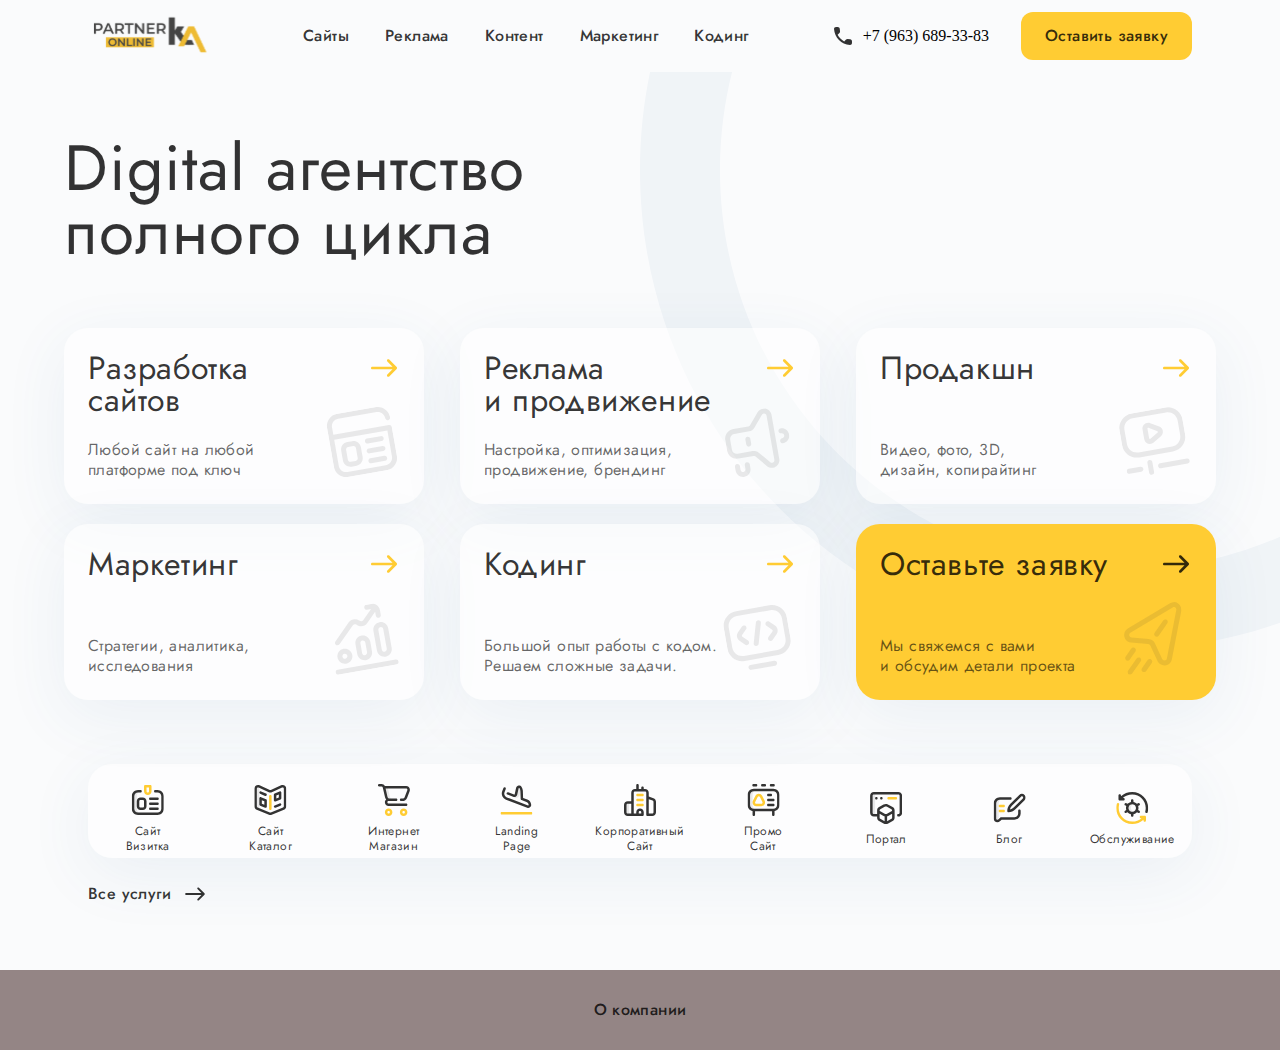
<file: index.html>
<!DOCTYPE html>
<html lang="en">

<head>
  <meta charset="UTF-8">
  <meta name="viewport" content="width=device-width, initial-scale=1.0">
  <title>Document</title>
  <link rel="preconnect" href="https://fonts.googleapis.com">
  <link rel="preconnect" href="https://fonts.gstatic.com" crossorigin>
  <link href="https://fonts.googleapis.com/css2?family=Jost&display=swap" rel="stylesheet">
  <link rel="stylesheet" href="styles/style.css">
</head>

<body>
  <header class="header">
    <div class="container">
      <div class="container__content">
        <div class="header__sites-popup">
          <div class="header__sites-popup__cards">
            <div class="header__sites-popup__card">
              <img class="header__sites-popup__card-img" src="images/svg/cutaway-icon.svg" alt="cutaway-icon">
              <p class="header__sites-popup__card-text">Сайт <br> Визитка</p>
            </div>
            <div class="header__sites-popup__card">
              <img class="header__sites-popup__card-img" src="images/svg/catalog-icon.svg" alt="catalog-icon">
              <p class="header__sites-popup__card-text">Сайт <br> Каталог</p>
            </div>
            <div class="header__sites-popup__card">
              <img class="header__sites-popup__card-img" src="images/svg/basket-icon.svg" alt="basket-icon">
              <p class="header__sites-popup__card-text">Интернет <br> Магазин</p>
            </div>
            <div class="header__sites-popup__card">
              <img class="header__sites-popup__card-img" src="images/svg/Landing-icon.svg" alt="Landing-icon">
              <p class="header__sites-popup__card-text">Landing <br> Page</p>
            </div>
            <div class="header__sites-popup__card">
              <img class="header__sites-popup__card-img" src="images/svg/corporate-icon.svg" alt="corporate-icon">
              <p class="header__sites-popup__card-text">Корпоративный <br> Сайт</p>
            </div>
            <div class="header__sites-popup__card">
              <img class="header__sites-popup__card-img" src="images/svg/promo-icon.svg" alt="promo-icon">
              <p class="header__sites-popup__card-text">Промо <br> Сайт</p>
            </div>
            <div class="header__sites-popup__card">
              <img class="header__sites-popup__card-img" src="images/svg/portal-icon.svg" alt="portal-icon">
              <p class="header__sites-popup__card-text">Портал</p>
            </div>
            <div class="header__sites-popup__card">
              <img class="header__sites-popup__card-img" src="images/svg/blog-icon.svg" alt="blog-icon">
              <p class="header__sites-popup__card-text">Блог</p>
            </div>
            <div class="header__sites-popup__card">
              <img class="header__sites-popup__card-img" src="images/svg/multi-landing.svg" alt="multi-landing-icon">
              <p class="header__sites-popup__card-text">Мульти <br> Лендинг</p>
            </div>
            <div class="header__sites-popup__card">
              <img class="header__sites-popup__card-img" src="images/svg/mobile-app.svg" alt="mobile-app-icon">
              <p class="header__sites-popup__card-text">Мобильные <br> Приложения</p>
            </div>
          </div>
        </div>
        <div class="header__ad-popup">
          <div class="header__ad-popup__cards">
            <div class="header__ad-popup__card">
              <img class="header__ad-popup__card-img" src="images/svg/yandexdirect.svg" alt="yandex-direct-icon">
              <p class="header__ad-popup__card-text">Яндекс <br> Директ</p>
            </div>
            <div class="header__ad-popup__card">
              <img class="header__ad-popup__card-img" src="images/svg/yan.svg" alt="yan-icon">
              <p class="header__ad-popup__card-text">РСЯ</p>
            </div>
            <div class="header__ad-popup__card">
              <img class="header__ad-popup__card-img" src="images/svg/smm.svg" alt="smm-icon">
              <p class="header__ad-popup__card-text">SMM</p>
            </div>
            <div class="header__ad-popup__card">
              <img class="header__ad-popup__card-img" src="images/svg/seo.svg" alt="seo-icon">
              <p class="header__ad-popup__card-text">SEO</p>
            </div>
            <div class="header__ad-popup__card">
              <img class="header__ad-popup__card-img" src="images/svg/email.svg" alt="email-icon">
              <p class="header__ad-popup__card-text">Email <br> Рассылки</p>
            </div>
            <div class="header__ad-popup__card">
              <img class="header__ad-popup__card-img" src="images/svg/mass-media.svg" alt="mass-media-icon">
              <p class="header__ad-popup__card-text">СМИ</p>
            </div>
            <div class="header__ad-popup__card">
              <img class="header__ad-popup__card-img" src="images/svg/target.svg" alt="target-icon">
              <p class="header__ad-popup__card-text">My Target</p>
            </div>
            <div class="header__ad-popup__card">
              <img class="header__ad-popup__card-img" src="images/svg/vk-target.svg" alt="vk-target">
              <p class="header__ad-popup__card-text">VK Target</p>
            </div>
            <div class="header__ad-popup__card">
              <img class="header__ad-popup__card-img" src="images/svg/blogger.svg" alt="blogger-icon">
              <p class="header__ad-popup__card-text">Реклама <br> Блогеров</p>
            </div>
            <div class="header__ad-popup__card">
              <img class="header__ad-popup__card-img" src="images/svg/ofline.svg" alt="ofline-icon">
              <p class="header__ad-popup__card-text">Офлайн <br> Реклама</p>
            </div>
            <div class="header__ad-popup__card">
              <img class="header__ad-popup__card-img" src="images/svg/booklets.svg" alt="booklets-icon">
              <p class="header__ad-popup__card-text">Буклеты</p>
            </div>
            <div class="header__ad-popup__card">
              <img class="header__ad-popup__card-img" src="images/svg/platform.svg" alt="platform-icon">
              <p class="header__ad-popup__card-text">Спец. <br> Площадки</p>
            </div>
            <div class="header__ad-popup__card">
              <img class="header__ad-popup__card-img" src="images/svg/smm-newsletters.svg" alt="smm-newsletters-icon">
              <p class="header__ad-popup__card-text">SMM <br> Рассылки</p>
            </div>
            <div class="header__ad-popup__card">
              <img class="header__ad-popup__card-img" src="images/svg/remarketing.svg" alt="remarketing-icon">
              <p class="header__ad-popup__card-text">Ремаркетинг</p>
            </div>
          </div>
        </div>
        <div class="header__content-popup">
          <div class="header__content-popup__cards">
            <div class="header__content-popup__card">
              <img class="header__content-popup__card-img" src="images/svg/blogger.svg" alt="blogger-icon">
              <p class="header__content-popup__card-text">Видео <br> Продакшн</p>
            </div>
            <div class="header__content-popup__card">
              <img class="header__content-popup__card-img" src="images/svg/copywriting.svg" alt="copywriting-icon">
              <p class="header__content-popup__card-text">Копирайтинг</p>
            </div>
            <div class="header__content-popup__card">
              <img class="header__content-popup__card-img" src="images/svg/design-3d.svg" alt="design-3d-icon">
              <p class="header__content-popup__card-text">3D-дизайн</p>
            </div>
            <div class="header__content-popup__card">
              <img class="header__content-popup__card-img" src="images/svg/photo-production.svg"
                alt="photo-production-icon">
              <p class="header__content-popup__card-text">Фото <br> Продакшн</p>
            </div>
            <div class="header__content-popup__card">
              <img class="header__content-popup__card-img" src="images/svg/filling-of-goods.svg"
                alt="filling-of-goods-icon">
              <p class="header__content-popup__card-text">Наполнение <br> Товаров</p>
            </div>
            <div class="header__content-popup__card">
              <img class="header__content-popup__card-img" src="images/svg/web-design.svg" alt="web-design-icon">
              <p class="header__content-popup__card-text">Web-дизайн</p>
            </div>
          </div>
        </div>
        <div class="header__form-popup">
          <form class="header__form">
            <div class="header__form-block">
              <h4 class="header__form-block-text">Заявка</h4>
              <img class="header__form-block-img" src="images/svg/icon-close.svg" alt="icon close">
            </div>          
            <div class="header__form-container">
              <p class="header__form-text">Имя</p>
              <input class="header__form-input" type="text" placeholder="Иван">
              <p class="header__form-text">Телефон</p>
              <input class="header__form-input" type="tel" placeholder="+7 (999) 999-99-99">
              <p class="header__form-text">Почта</p>
              <input class="header__form-input" type="email" placeholder="mail@example.com">
              <p class="header__form-text">Техническое задание (необязательно)</p>
              <div class="header__input-file-container">
                <p class="header__input-file-text">Файл не выбран</p>
                <div class="header__form-label-btn">
                  <label class="header__form-label-file">
                    <input class="header__form-input-file" type="file" placeholder="Файл не выбран">
                  </label>
                </div>
              </div>
              <div class="header__form-checkbox-block">
                <input class="header__checkbox header__checkbox-none" type="checkbox" id="header-checkbox">
                <span class="header__form-checkbox"></span>
                <label class="header__form-label-text" for="header-checkbox">Я даю Partner-ka согласие на обработку
                  указанных данных на условиях <span>Политики конфиденциальности</span> для целей
                  рассмотрения заявки и обратной связи по вопросам её заполнения</label>
              </div>
              <button class="header__form-btn">Оставить заявку</button>
            </div>
          </form>
        </div>
        <div class="header__popup-application-sent">
          <div class="popup-application-sent">
            <img class="popup-application-sent-img" src="images/svg/icon-telegram.svg" alt="icon telegram">
            <h4 class="popup-application-sent-title">Ваша заявка отправлена!</h4>
            <p class="popup-application-sent-text">Мы скоро свяжемся с вами для обсуждения проекта.</p>
            <button class="popup-application-sent-btn">Хорошо</button>
          </div>
        </div>
        <div class="header__content-block">
          <div class="header__logo">
            <div class="menu-mobile-btn">
              <div class="menu-btn">
                <svg width="40" height="40" viewBox="0 0 40 40" fill="none" xmlns="http://www.w3.org/2000/svg">
                  <path
                    d="M12 26H28C28.55 26 29 25.55 29 25C29 24.45 28.55 24 28 24H12C11.45 24 11 24.45 11 25C11 25.55 11.45 26 12 26ZM12 21H28C28.55 21 29 20.55 29 20C29 19.45 28.55 19 28 19H12C11.45 19 11 19.45 11 20C11 20.55 11.45 21 12 21ZM11 15C11 15.55 11.45 16 12 16H28C28.55 16 29 15.55 29 15C29 14.45 28.55 14 28 14H12C11.45 14 11 14.45 11 15Z"
                    fill="black" fill-opacity="0.8" />
                </svg>
              </div>
              <div class="menu-btn-close">
                <svg width="40" height="40" viewBox="0 0 40 40" fill="none" xmlns="http://www.w3.org/2000/svg">
                  <path
                    d="M26.3002 13.71C25.9102 13.32 25.2802 13.32 24.8902 13.71L20.0002 18.59L15.1102 13.7C14.7202 13.31 14.0902 13.31 13.7002 13.7C13.3102 14.09 13.3102 14.72 13.7002 15.11L18.5902 20L13.7002 24.89C13.3102 25.28 13.3102 25.91 13.7002 26.3C14.0902 26.69 14.7202 26.69 15.1102 26.3L20.0002 21.41L24.8902 26.3C25.2802 26.69 25.9102 26.69 26.3002 26.3C26.6902 25.91 26.6902 25.28 26.3002 24.89L21.4102 20L26.3002 15.11C26.6802 14.73 26.6802 14.09 26.3002 13.71Z"
                    fill="black" fill-opacity="0.8" />
                </svg>
              </div>
              <ul class="menu-mobile">
                <li class="navigation__list-item">
                  <a class="navigation__list-link" href="#">Сайты</a>
                </li>
                <li class="navigation__list-item">
                  <a class="navigation__list-link" href="#">Реклама</a>
                </li>
                <li class="navigation__list-item">
                  <a class="navigation__list-link" href="#">Контент</a>
                </li>
                <li class="navigation__list-item">
                  <a class="navigation__list-link" href="#">Маркетинг</a>
                </li>
                <li class="navigation__list-item">
                  <a class="navigation__list-link" href="#">Кодинг</a>
                </li>
                <li class="navigation__list-item">
                  <div class="mobile__link">
                    <img class="header__phone-img" src="images/svg/phone.svg" alt="Phone image">
                    <a class="mobile__phone-link" href="tel:+79636893383">+7 (963) 689-33-83</a>
                  </div>
                </li>
              </ul>
            </div>
            <a class="header__logo-link" href="#">
              <img class="logo" src="images/svg/logo.svg" alt="Logo image">
            </a>
          </div>
          <div class="header__logo-nav">
            <nav class="nav">
              <ul class="navigation__list">
                <li class="navigation__list-item sites-popup sites-background-color">
                  <a class="navigation__list-link" href="#">Сайты</a>
                </li>
                <li class="navigation__list-item ad-popup ad-background-color">
                  <a class="navigation__list-link" href="#">Реклама</a>
                </li>
                <li class="navigation__list-item content-popup content-background-color">
                  <a class="navigation__list-link" href="#">Контент</a>
                </li>
                <li class="navigation__list-item">
                  <a class="navigation__list-link" href="#">Маркетинг</a>
                </li>
                <li class="navigation__list-item">
                  <a class="navigation__list-link" href="#">Кодинг</a>
                </li>
              </ul>
            </nav>
          </div>
          <div class="header__profile">
            <div class="header__phone">
              <img class="header__phone-img" src="images/svg/phone.svg" alt="Phone image">
              <a class="header__phone-link" href="tel:+79636893383">+7 (963) 689-33-83</a>
            </div>
            <button class="header__btn-login">Оставить заявку</button>
          </div>
        </div>
      </div>
    </div>
  </header>
  <main class="main">
    <section class="digital">
      <div class="container">
        <div class="container__main-content">
          <h1 class="title">Digital агентство полного цикла</h1>
          <div class="digital__info">
            <div class="digital__card">
              <h4 class="digital__card-title">Разработка <br> сайтов</h4>
              <button class="digital__card-btn" aria-label="button">
                <a class="digital__card-link" href="#">
                  <svg class="digital__card-svg" xmlns="http://www.w3.org/2000/svg" width="32" height="32"
                    viewBox="0 0 32 32" fill="none">
                    <path
                      d="M19.325 7.61333C18.805 8.13333 18.805 8.97333 19.325 9.49333L24.4984 14.6667H4.27169C3.53835 14.6667 2.93835 15.2667 2.93835 16C2.93835 16.7333 3.53835 17.3333 4.27169 17.3333H24.5117L19.3384 22.5067C18.8184 23.0267 18.8184 23.8667 19.3384 24.3867C19.8584 24.9067 20.6984 24.9067 21.2184 24.3867L28.6717 16.9333C29.1917 16.4133 29.1917 15.5733 28.6717 15.0533L21.205 7.61333C20.6984 7.09333 19.845 7.09333 19.325 7.61333Z"
                      fill="#FFCC33" />
                  </svg>
                </a>
              </button>
              <p class="digital__card-text">Любой сайт на любой <br> платформе под ключ</p>
              <img class="digital__card-position-img" src="images/svg/hero-icon.svg" alt="hero-icon">
            </div>
            <div class="digital__card">
              <h4 class="digital__card-title">Реклама <br> и продвижение</h4>
              <button class="digital__card-btn" aria-label="button">
                <a class="digital__card-link" href="#">
                  <svg class="digital__card-svg" xmlns="http://www.w3.org/2000/svg" width="32" height="32"
                    viewBox="0 0 32 32" fill="none">
                    <path
                      d="M19.325 7.61333C18.805 8.13333 18.805 8.97333 19.325 9.49333L24.4984 14.6667H4.27169C3.53835 14.6667 2.93835 15.2667 2.93835 16C2.93835 16.7333 3.53835 17.3333 4.27169 17.3333H24.5117L19.3384 22.5067C18.8184 23.0267 18.8184 23.8667 19.3384 24.3867C19.8584 24.9067 20.6984 24.9067 21.2184 24.3867L28.6717 16.9333C29.1917 16.4133 29.1917 15.5733 28.6717 15.0533L21.205 7.61333C20.6984 7.09333 19.845 7.09333 19.325 7.61333Z"
                      fill="#FFCC33" />
                  </svg>
                </a>
              </button>
              <p class="digital__card-text">Настройка, оптимизация, продвижение, брендинг</p>
              <img class="digital__card-position-img" src="images/svg/megaphone-icon.svg" alt="megaphone-icon">
            </div>
            <div class="digital__card">
              <h4 class="digital__card-title">Продакшн</h4>
              <button class="digital__card-btn" aria-label="button">
                <a class="digital__card-link" href="#">
                  <svg class="digital__card-svg" xmlns="http://www.w3.org/2000/svg" width="32" height="32"
                    viewBox="0 0 32 32" fill="none">
                    <path
                      d="M19.325 7.61333C18.805 8.13333 18.805 8.97333 19.325 9.49333L24.4984 14.6667H4.27169C3.53835 14.6667 2.93835 15.2667 2.93835 16C2.93835 16.7333 3.53835 17.3333 4.27169 17.3333H24.5117L19.3384 22.5067C18.8184 23.0267 18.8184 23.8667 19.3384 24.3867C19.8584 24.9067 20.6984 24.9067 21.2184 24.3867L28.6717 16.9333C29.1917 16.4133 29.1917 15.5733 28.6717 15.0533L21.205 7.61333C20.6984 7.09333 19.845 7.09333 19.325 7.61333Z"
                      fill="#FFCC33" />
                  </svg>
                </a>
              </button>
              <p class="digital__card-text">Видео, фото, 3D, <br> дизайн, копирайтинг</p>
              <img class="digital__card-position-img" src="images/svg/video-icon.svg" alt="hero-icon">
            </div>
            <div class="digital__card">
              <h4 class="digital__card-title">Маркетинг</h4>
              <button class="digital__card-btn" aria-label="button">
                <a class="digital__card-link" href="#">
                  <svg class="digital__card-svg" xmlns="http://www.w3.org/2000/svg" width="32" height="32"
                    viewBox="0 0 32 32" fill="none">
                    <path
                      d="M19.325 7.61333C18.805 8.13333 18.805 8.97333 19.325 9.49333L24.4984 14.6667H4.27169C3.53835 14.6667 2.93835 15.2667 2.93835 16C2.93835 16.7333 3.53835 17.3333 4.27169 17.3333H24.5117L19.3384 22.5067C18.8184 23.0267 18.8184 23.8667 19.3384 24.3867C19.8584 24.9067 20.6984 24.9067 21.2184 24.3867L28.6717 16.9333C29.1917 16.4133 29.1917 15.5733 28.6717 15.0533L21.205 7.61333C20.6984 7.09333 19.845 7.09333 19.325 7.61333Z"
                      fill="#FFCC33" />
                  </svg>
                </a>
              </button>
              <p class="digital__card-text">Стратегии, аналитика, исследования</p>
              <img class="digital__card-position-img" src="images/svg/analytics-icon.svg" alt="analytics-icon">
            </div>
            <div class="digital__card">
              <h4 class="digital__card-title">Кодинг</h4>
              <button class="digital__card-btn" aria-label="button">
                <a class="digital__card-link" href="#">
                  <svg class="digital__card-svg" xmlns="http://www.w3.org/2000/svg" width="32" height="32"
                    viewBox="0 0 32 32" fill="none">
                    <path
                      d="M19.325 7.61333C18.805 8.13333 18.805 8.97333 19.325 9.49333L24.4984 14.6667H4.27169C3.53835 14.6667 2.93835 15.2667 2.93835 16C2.93835 16.7333 3.53835 17.3333 4.27169 17.3333H24.5117L19.3384 22.5067C18.8184 23.0267 18.8184 23.8667 19.3384 24.3867C19.8584 24.9067 20.6984 24.9067 21.2184 24.3867L28.6717 16.9333C29.1917 16.4133 29.1917 15.5733 28.6717 15.0533L21.205 7.61333C20.6984 7.09333 19.845 7.09333 19.325 7.61333Z"
                      fill="#FFCC33" />
                  </svg>
                </a>
              </button>
              <p class="digital__card-text">Большой опыт работы с кодом. Решаем сложные задачи.</p>
              <img class="digital__card-position-img" src="images/svg/code-icon.svg" alt="code-icon">
            </div>
            <div class="digital__card digital__card-background">
              <h4 class="digital__card-title">Оставьте заявку</h4>
              <button class="digital__card-btn" aria-label="button">
                <a class="digital__card-link" href="#">
                  <svg xmlns="http://www.w3.org/2000/svg" width="32" height="32" viewBox="0 0 32 32" fill="none">
                    <path
                      d="M19.325 7.61333C18.805 8.13333 18.805 8.97333 19.325 9.49333L24.4984 14.6667H4.27169C3.53835 14.6667 2.93835 15.2667 2.93835 16C2.93835 16.7333 3.53835 17.3333 4.27169 17.3333H24.5117L19.3384 22.5067C18.8184 23.0267 18.8184 23.8667 19.3384 24.3867C19.8584 24.9067 20.6984 24.9067 21.2184 24.3867L28.6717 16.9333C29.1917 16.4133 29.1917 15.5733 28.6717 15.0533L21.205 7.61333C20.6984 7.09333 19.845 7.09333 19.325 7.61333Z"
                      fill="black" fill-opacity="0.8" />
                  </svg>
                </a>
              </button>
              <p class="digital__card-text">Мы свяжемся с вами <br> и обсудим детали проекта</p>
              <img class="digital__card-position-img" src="images/svg/telegram-icon.svg" alt="telegram-icon">
            </div>
          </div>
        </div>
      </div>
    </section>
    <section class="services">
      <div class="container">
        <div class="container__services-content">
          <div class="services__cards">
            <div class="services__card">
              <svg class="services__card__border-bottom" xmlns="http://www.w3.org/2000/svg" width="100%" height="2"
                viewBox="0 0 744 2" fill="none">
                <path d="M0 1H744" stroke="black" stroke-opacity="0.5" />
              </svg>
              <svg class="services__card__border-right cutaway-border-right-none" xmlns="http://www.w3.org/2000/svg"
                width="2" height="70" viewBox="0 0 2 70" fill="none">
                <path d="M1 0V70" stroke="black" stroke-opacity="0.1" />
              </svg>
              <img class="services__card-img" src="images/svg/cutaway-icon.svg" alt="cutaway-icon">
              <p class="services__card-text">Сайт <br> Визитка</p>
            </div>
            <div class="services__card">
              <svg class="services__card__border-bottom" xmlns="http://www.w3.org/2000/svg" width="100%" height="2"
                viewBox="0 0 744 2" fill="none">
                <path d="M0 1H744" stroke="black" stroke-opacity="0.5" />
              </svg>
              <svg class="services__card__border-right catalog-border-right-none" xmlns="http://www.w3.org/2000/svg"
                width="2" height="70" viewBox="0 0 2 70" fill="none">
                <path d="M1 0V70" stroke="black" stroke-opacity="0.1" />
              </svg>
              <img class="services__card-img" src="images/svg/catalog-icon.svg" alt="catalog-icon">
              <p class="services__card-text">Сайт <br> Каталог</p>
            </div>
            <div class="services__card">
              <svg class="services__card__border-bottom" xmlns="http://www.w3.org/2000/svg" width="100%" height="2"
                viewBox="0 0 744 2" fill="none">
                <path d="M0 1H744" stroke="black" stroke-opacity="0.5" />
              </svg>
              <svg class="services__card__border-right shop-border-right-none" xmlns="http://www.w3.org/2000/svg"
                width="2" height="70" viewBox="0 0 2 70" fill="none">
                <path d="M1 0V70" stroke="black" stroke-opacity="0.1" />
              </svg>
              <img class="services__card-img" src="images/svg/basket-icon.svg" alt="basket-icon">
              <p class="services__card-text">Интернет <br> Магазин</p>
            </div>
            <div class="services__card">
              <svg class="services__card__border-bottom" xmlns="http://www.w3.org/2000/svg" width="100%" height="2"
                viewBox="0 0 744 2" fill="none">
                <path d="M0 1H744" stroke="black" stroke-opacity="0.5" />
              </svg>
              <svg class="services__card__border-right landing-border-right-none" xmlns="http://www.w3.org/2000/svg"
                width="2" height="70" viewBox="0 0 2 70" fill="none">
                <path d="M1 0V70" stroke="black" stroke-opacity="0.1" />
              </svg>
              <img class="services__card-img" src="images/svg/Landing-icon.svg" alt="Landing-icon">
              <p class="services__card-text">Landing <br> Page</p>
            </div>
            <div class="services__card">
              <svg class="services__card__border-bottom" xmlns="http://www.w3.org/2000/svg" width="100%" height="2"
                viewBox="0 0 744 2" fill="none">
                <path d="M0 1H744" stroke="black" stroke-opacity="0.5" />
              </svg>
              <svg class="services__card__border-right corporate-border-right-none" xmlns="http://www.w3.org/2000/svg"
                width="2" height="70" viewBox="0 0 2 70" fill="none">
                <path d="M1 0V70" stroke="black" stroke-opacity="0.1" />
              </svg>
              <img class="services__card-img" src="images/svg/corporate-icon.svg" alt="corporate-icon">
              <p class="services__card-text">Корпоративный <br> Сайт</p>
            </div>
            <div class="services__card">
              <svg class="services__card__border-bottom" xmlns="http://www.w3.org/2000/svg" width="100%" height="2"
                viewBox="0 0 744 2" fill="none">
                <path d="M0 1H744" stroke="black" stroke-opacity="0.5" />
              </svg>
              <svg class="services__card__border-right promo-border-right-none" xmlns="http://www.w3.org/2000/svg"
                width="2" height="70" viewBox="0 0 2 70" fill="none">
                <path d="M1 0V70" stroke="black" stroke-opacity="0.1" />
              </svg>
              <img class="services__card-img" src="images/svg/promo-icon.svg" alt="promo-icon">
              <p class="services__card-text">Промо <br> Сайт</p>
            </div>
            <div class="services__card">
              <svg class="services__card__border-bottom" xmlns="http://www.w3.org/2000/svg" width="100%" height="2"
                viewBox="0 0 744 2" fill="none">
                <path d="M0 1H744" stroke="black" stroke-opacity="0.5" />
              </svg>
              <svg class="services__card__border-right portal-border-right-none" xmlns="http://www.w3.org/2000/svg"
                width="2" height="70" viewBox="0 0 2 70" fill="none">
                <path d="M1 0V70" stroke="black" stroke-opacity="0.1" />
              </svg>
              <img class="services__card-img" src="images/svg/portal-icon.svg" alt="portal-icon">
              <p class="services__card-text">Портал</p>
            </div>
            <div class="services__card">
              <svg class="services__card__border-bottom" xmlns="http://www.w3.org/2000/svg" width="100%" height="2"
                viewBox="0 0 744 2" fill="none">
                <path d="M0 1H744" stroke="black" stroke-opacity="0.5" />
              </svg>
              <svg class="services__card__border-right blog-border-right-none" xmlns="http://www.w3.org/2000/svg"
                width="2" height="70" viewBox="0 0 2 70" fill="none">
                <path d="M1 0V70" stroke="black" stroke-opacity="0.1" />
              </svg>
              <img class="services__card-img" src="images/svg/blog-icon.svg" alt="blog-icon">
              <p class="services__card-text">Блог</p>
            </div>
            <div class="services__card">
              <svg class="services__card__border-bottom" xmlns="http://www.w3.org/2000/svg" width="100%" height="2"
                viewBox="0 0 744 2" fill="none">
                <path d="M0 1H744" stroke="black" stroke-opacity="0.5" />
              </svg>
              <svg class="services__card__border-right service-border-right-none" xmlns="http://www.w3.org/2000/svg"
                width="2" height="70" viewBox="0 0 2 70" fill="none">
                <path d="M1 0V70" stroke="black" stroke-opacity="0.1" />
              </svg>
              <img class="services__card-img" src="images/svg/service-icon.svg" alt="service-icon.svg">
              <p class="services__card-text">Обслуживание</p>
            </div>
          </div>
          <button class="services__btn">
            <a class="services__btn-link" href="#">
              <p class="services__btn-text">Все услуги</p>
              <svg class="services__btn-svg" xmlns="http://www.w3.org/2000/svg" width="24" height="24"
                viewBox="0 0 24 24" fill="none">
                <path
                  d="M14.4937 5.70998C14.1037 6.09998 14.1037 6.72998 14.4937 7.11998L18.3737 11H3.20374C2.65374 11 2.20374 11.45 2.20374 12C2.20374 12.55 2.65374 13 3.20374 13H18.3837L14.5037 16.88C14.1137 17.27 14.1137 17.9 14.5037 18.29C14.8937 18.68 15.5237 18.68 15.9137 18.29L21.5037 12.7C21.8937 12.31 21.8937 11.68 21.5037 11.29L15.9037 5.70998C15.5237 5.31998 14.8837 5.31998 14.4937 5.70998Z"
                  fill="black" fill-opacity="0.8" />
              </svg>
            </a>
          </button>
        </div>
      </div>
    </section>
  </main>
  <footer class="footer">
    <a class="footer__link" href="htmlPage/company.html" target="_blank" rel="noopener noreferrer">О компании</a>
  </footer>
  <script src="scripts/script.js"></script>
</body>

</html>
</file>
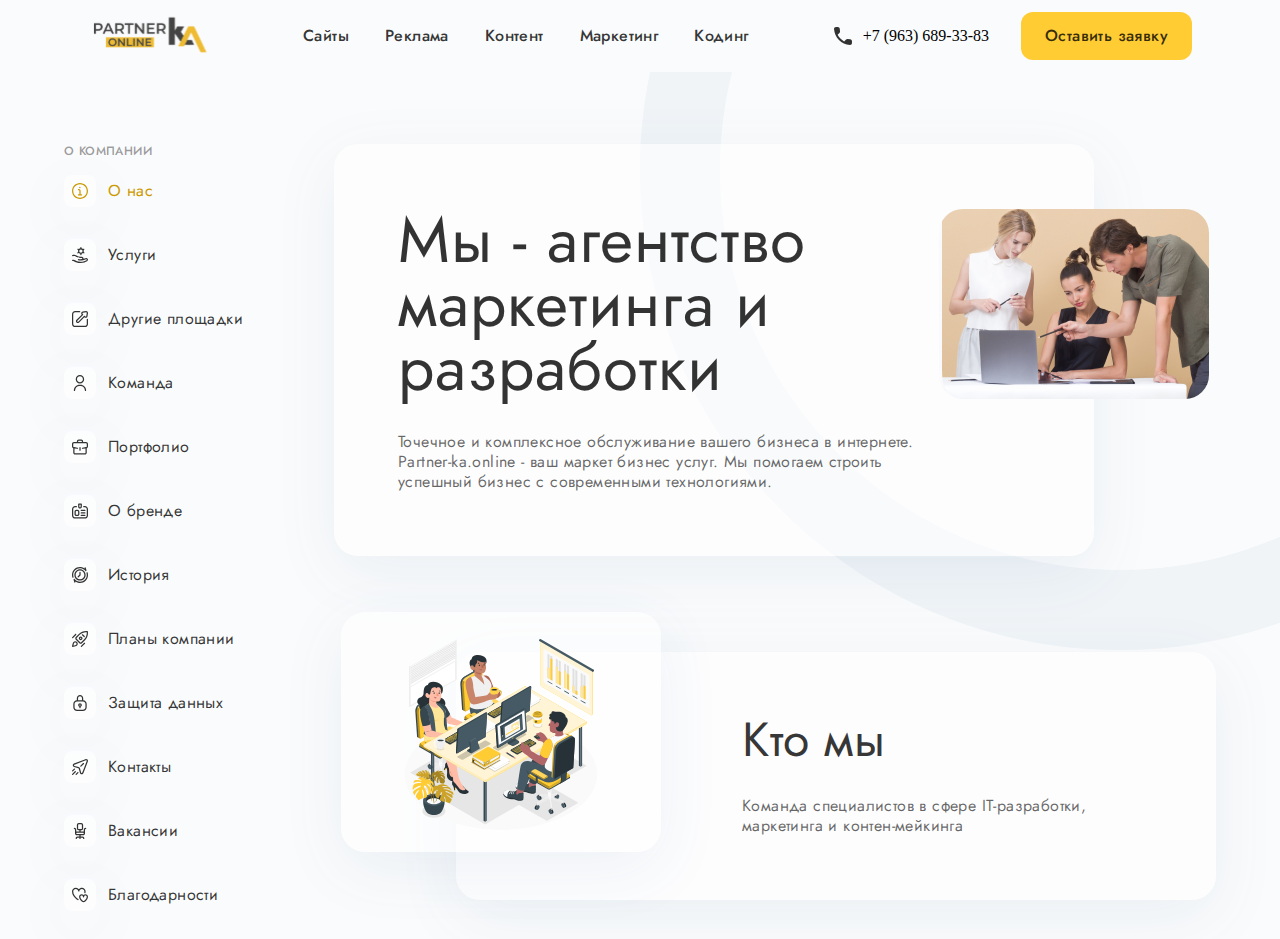
<file: htmlPage/company.html>
<!DOCTYPE html>
<html lang="en">

<head>
  <meta charset="UTF-8">
  <meta name="viewport" content="width=device-width, initial-scale=1.0">
  <title>Document</title>
  <link rel="preconnect" href="https://fonts.googleapis.com">
  <link rel="preconnect" href="https://fonts.gstatic.com" crossorigin>
  <link href="https://fonts.googleapis.com/css2?family=Jost&display=swap" rel="stylesheet">
  <link rel="stylesheet" href="../styles/company.css">
</head>

<body>
  <header class="header">
    <div class="container">
      <div class="container__content">
        <div class="header__sites-popup">
          <div class="header__sites-popup__cards">
            <div class="header__sites-popup__card">
              <img class="header__sites-popup__card-img" src="../images/svg/cutaway-icon.svg" alt="cutaway-icon">
              <p class="header__sites-popup__card-text">Сайт <br> Визитка</p>
            </div>
            <div class="header__sites-popup__card">
              <img class="header__sites-popup__card-img" src="../images/svg/catalog-icon.svg" alt="catalog-icon">
              <p class="header__sites-popup__card-text">Сайт <br> Каталог</p>
            </div>
            <div class="header__sites-popup__card">
              <img class="header__sites-popup__card-img" src="../images/svg/basket-icon.svg" alt="basket-icon">
              <p class="header__sites-popup__card-text">Интернет <br> Магазин</p>
            </div>
            <div class="header__sites-popup__card">
              <img class="header__sites-popup__card-img" src="../images/svg/Landing-icon.svg" alt="Landing-icon">
              <p class="header__sites-popup__card-text">Landing <br> Page</p>
            </div>
            <div class="header__sites-popup__card">
              <img class="header__sites-popup__card-img" src="../images/svg/corporate-icon.svg" alt="corporate-icon">
              <p class="header__sites-popup__card-text">Корпоративный <br> Сайт</p>
            </div>
            <div class="header__sites-popup__card">
              <img class="header__sites-popup__card-img" src="../images/svg/promo-icon.svg" alt="promo-icon">
              <p class="header__sites-popup__card-text">Промо <br> Сайт</p>
            </div>
            <div class="header__sites-popup__card">
              <img class="header__sites-popup__card-img" src="../images/svg/portal-icon.svg" alt="portal-icon">
              <p class="header__sites-popup__card-text">Портал</p>
            </div>
            <div class="header__sites-popup__card">
              <img class="header__sites-popup__card-img" src="../images/svg/blog-icon.svg" alt="blog-icon">
              <p class="header__sites-popup__card-text">Блог</p>
            </div>
            <div class="header__sites-popup__card">
              <img class="header__sites-popup__card-img" src="../images/svg/multi-landing.svg" alt="multi-landing-icon">
              <p class="header__sites-popup__card-text">Мульти <br> Лендинг</p>
            </div>
            <div class="header__sites-popup__card">
              <img class="header__sites-popup__card-img" src="../images/svg/mobile-app.svg" alt="mobile-app-icon">
              <p class="header__sites-popup__card-text">Мобильные <br> Приложения</p>
            </div>
          </div>
        </div>
        <div class="header__ad-popup">
          <div class="header__ad-popup__cards">
            <div class="header__ad-popup__card">
              <img class="header__ad-popup__card-img" src="../images/svg/yandexdirect.svg" alt="yandex-direct-icon">
              <p class="header__ad-popup__card-text">Яндекс <br> Директ</p>
            </div>
            <div class="header__ad-popup__card">
              <img class="header__ad-popup__card-img" src="../images/svg/yan.svg" alt="yan-icon">
              <p class="header__ad-popup__card-text">РСЯ</p>
            </div>
            <div class="header__ad-popup__card">
              <img class="header__ad-popup__card-img" src="../images/svg/smm.svg" alt="smm-icon">
              <p class="header__ad-popup__card-text">SMM</p>
            </div>
            <div class="header__ad-popup__card">
              <img class="header__ad-popup__card-img" src="../images/svg/seo.svg" alt="seo-icon">
              <p class="header__ad-popup__card-text">SEO</p>
            </div>
            <div class="header__ad-popup__card">
              <img class="header__ad-popup__card-img" src="../images/svg/email.svg" alt="email-icon">
              <p class="header__ad-popup__card-text">Email <br> Рассылки</p>
            </div>
            <div class="header__ad-popup__card">
              <img class="header__ad-popup__card-img" src="../images/svg/mass-media.svg" alt="mass-media-icon">
              <p class="header__ad-popup__card-text">СМИ</p>
            </div>
            <div class="header__ad-popup__card">
              <img class="header__ad-popup__card-img" src="../images/svg/target.svg" alt="target-icon">
              <p class="header__ad-popup__card-text">My Target</p>
            </div>
            <div class="header__ad-popup__card">
              <img class="header__ad-popup__card-img" src="../images/svg/vk-target.svg" alt="vk-target">
              <p class="header__ad-popup__card-text">VK Target</p>
            </div>
            <div class="header__ad-popup__card">
              <img class="header__ad-popup__card-img" src="../images/svg/blogger.svg" alt="blogger-icon">
              <p class="header__ad-popup__card-text">Реклама <br> Блогеров</p>
            </div>
            <div class="header__ad-popup__card">
              <img class="header__ad-popup__card-img" src="../images/svg/ofline.svg" alt="ofline-icon">
              <p class="header__ad-popup__card-text">Офлайн <br> Реклама</p>
            </div>
            <div class="header__ad-popup__card">
              <img class="header__ad-popup__card-img" src="../images/svg/booklets.svg" alt="booklets-icon">
              <p class="header__ad-popup__card-text">Буклеты</p>
            </div>
            <div class="header__ad-popup__card">
              <img class="header__ad-popup__card-img" src="../images/svg/platform.svg" alt="platform-icon">
              <p class="header__ad-popup__card-text">Спец. <br> Площадки</p>
            </div>
            <div class="header__ad-popup__card">
              <img class="header__ad-popup__card-img" src="../images/svg/smm-newsletters.svg" alt="smm-newsletters-icon">
              <p class="header__ad-popup__card-text">SMM <br> Рассылки</p>
            </div>
            <div class="header__ad-popup__card">
              <img class="header__ad-popup__card-img" src="../images/svg/remarketing.svg" alt="remarketing-icon">
              <p class="header__ad-popup__card-text">Ремаркетинг</p>
            </div>
          </div>
        </div>
        <div class="header__content-popup">
          <div class="header__content-popup__cards">
            <div class="header__content-popup__card">
              <img class="header__content-popup__card-img" src="../images/svg/blogger.svg" alt="blogger-icon">
              <p class="header__content-popup__card-text">Видео <br> Продакшн</p>
            </div>
            <div class="header__content-popup__card">
              <img class="header__content-popup__card-img" src="../images/svg/copywriting.svg" alt="copywriting-icon">
              <p class="header__content-popup__card-text">Копирайтинг</p>
            </div>
            <div class="header__content-popup__card">
              <img class="header__content-popup__card-img" src="../images/svg/design-3d.svg" alt="design-3d-icon">
              <p class="header__content-popup__card-text">3D-дизайн</p>
            </div>
            <div class="header__content-popup__card">
              <img class="header__content-popup__card-img" src="../images/svg/photo-production.svg" alt="photo-production-icon">
              <p class="header__content-popup__card-text">Фото <br> Продакшн</p>
            </div>
            <div class="header__content-popup__card">
              <img class="header__content-popup__card-img" src="../images/svg/filling-of-goods.svg" alt="filling-of-goods-icon">
              <p class="header__content-popup__card-text">Наполнение <br> Товаров</p>
            </div>
            <div class="header__content-popup__card">
              <img class="header__content-popup__card-img" src="../images/svg/web-design.svg" alt="web-design-icon">
              <p class="header__content-popup__card-text">Web-дизайн</p>
            </div>
          </div>
        </div>
        <div class="header__form-popup">
          <form class="header__form">
            <div class="header__form-block">
              <h4 class="header__form-block-text">Заявка</h4>
              <img class="header__form-block-img" src="../images/svg/icon-close.svg" alt="icon close">
            </div>
            <div class="header__form-container">
              <p class="header__form-text">Имя</p>
              <input class="header__form-input" type="text" placeholder="Иван">
              <p class="header__form-text">Телефон</p>
              <input class="header__form-input" type="tel" placeholder="+7 (999) 999-99-99">
              <p class="header__form-text">Почта</p>
              <input class="header__form-input" type="email" placeholder="mail@example.com">
              <p class="header__form-text">Техническое задание (необязательно)</p>
              <div class="header__input-file-container">
                <p class="header__input-file-text">Файл не выбран</p>
                <div class="header__form-label-btn">
                  <label class="header__form-label-file">
                    <input class="header__form-input-file" type="file" placeholder="Файл не выбран">
                  </label>
                </div>
              </div>
              <div class="header__form-checkbox-block">
                <input class="header__checkbox header__checkbox-none" type="checkbox" id="header-checkbox">
                <span class="header__form-checkbox"></span>
                <label class="header__form-label-text" for="header-checkbox">Я даю Partner-ka согласие на обработку
                  указанных данных на условиях <span>Политики конфиденциальности</span> для целей
                  рассмотрения заявки и обратной связи по вопросам её заполнения</label>
              </div>
              <button class="header__form-btn">Оставить заявку</button>
            </div>
          </form>
        </div>
        <div class="header__popup-application-sent">
          <div class="popup-application-sent">
            <img class="popup-application-sent-img" src="../images/svg/icon-telegram.svg" alt="icon telegram">
            <h4 class="popup-application-sent-title">Ваша заявка отправлена!</h4>
            <p class="popup-application-sent-text">Мы скоро свяжемся с вами для обсуждения проекта.</p>
            <button class="popup-application-sent-btn">Хорошо</button>
          </div>
        </div>
        <div class="header__content-block">          
          <div class="header__logo">
            <div class="menu-mobile-btn">
              <div class="menu-btn">
                <svg width="40" height="40" viewBox="0 0 40 40" fill="none" xmlns="http://www.w3.org/2000/svg">
                  <path
                    d="M12 26H28C28.55 26 29 25.55 29 25C29 24.45 28.55 24 28 24H12C11.45 24 11 24.45 11 25C11 25.55 11.45 26 12 26ZM12 21H28C28.55 21 29 20.55 29 20C29 19.45 28.55 19 28 19H12C11.45 19 11 19.45 11 20C11 20.55 11.45 21 12 21ZM11 15C11 15.55 11.45 16 12 16H28C28.55 16 29 15.55 29 15C29 14.45 28.55 14 28 14H12C11.45 14 11 14.45 11 15Z"
                    fill="black" fill-opacity="0.8" />
                </svg>
              </div>
              <div class="menu-btn-close">
                <svg width="40" height="40" viewBox="0 0 40 40" fill="none" xmlns="http://www.w3.org/2000/svg">
                  <path
                    d="M26.3002 13.71C25.9102 13.32 25.2802 13.32 24.8902 13.71L20.0002 18.59L15.1102 13.7C14.7202 13.31 14.0902 13.31 13.7002 13.7C13.3102 14.09 13.3102 14.72 13.7002 15.11L18.5902 20L13.7002 24.89C13.3102 25.28 13.3102 25.91 13.7002 26.3C14.0902 26.69 14.7202 26.69 15.1102 26.3L20.0002 21.41L24.8902 26.3C25.2802 26.69 25.9102 26.69 26.3002 26.3C26.6902 25.91 26.6902 25.28 26.3002 24.89L21.4102 20L26.3002 15.11C26.6802 14.73 26.6802 14.09 26.3002 13.71Z"
                    fill="black" fill-opacity="0.8" />
                </svg>
              </div>
              <ul class="menu-mobile">
                <li class="navigation__list-item">
                  <a class="navigation__list-link" href="#">Сайты</a>
                </li>
                <li class="navigation__list-item">
                  <a class="navigation__list-link" href="#">Реклама</a>
                </li>
                <li class="navigation__list-item">
                  <a class="navigation__list-link" href="#">Контент</a>
                </li>
                <li class="navigation__list-item">
                  <a class="navigation__list-link" href="#">Маркетинг</a>
                </li>
                <li class="navigation__list-item">
                  <a class="navigation__list-link" href="#">Кодинг</a>
                </li>
                <li class="navigation__list-item">
                  <div class="mobile__link">
                    <img class="header__phone-img" src="../images/svg/phone.svg" alt="Phone image">
                    <a class="mobile__phone-link" href="tel:+79636893383">+7 (963) 689-33-83</a>
                  </div>
                </li>
              </ul>
            </div>
            <a class="header__logo-link" href="#">
              <img class="logo" src="../images/svg/logo.svg" alt="Logo image">
            </a>
          </div>            
          <div class="header__logo-nav">
            <nav class="nav">
              <ul class="navigation__list">
                <li class="navigation__list-item sites-popup sites-background-color">
                  <a class="navigation__list-link" href="#">Сайты</a>
                </li>
                <li class="navigation__list-item ad-popup ad-background-color">
                  <a class="navigation__list-link" href="#">Реклама</a>
                </li>
                <li class="navigation__list-item content-popup content-background-color">
                  <a class="navigation__list-link" href="#">Контент</a>
                </li>
                <li class="navigation__list-item">
                  <a class="navigation__list-link" href="#">Маркетинг</a>
                </li>
                <li class="navigation__list-item">
                  <a class="navigation__list-link" href="#">Кодинг</a>
                </li>
              </ul>
            </nav>
          </div>
          <div class="header__profile">
            <div class="header__phone">
              <img class="header__phone-img" src="../images/svg/phone.svg" alt="Phone image">
              <a class="header__phone-link" href="tel:+79636893383">+7 (963) 689-33-83</a>
            </div>
            <button class="header__btn-login">Оставить заявку</button>
          </div>
        </div>        
      </div>
    </div>
  </header>
  <main class="main">
    <section class="company">
      <div class="container">
        <div class="container__main-content">
          <div class="company__container">
            <div class="company__info">
              <h4 class="company__info-title">O КОМПАНИИ</h4>
              <ul class="company__info-list">
                <li class="company__info-item">
                  <div class="company__info-item-block">
                    <svg class="company__info-item-img" xmlns="http://www.w3.org/2000/svg" width="16" height="16"
                      viewBox="0 0 16 16" fill="none">
                      <g clip-path="url(#clip0_4395_19059)">
                        <path fill-rule="evenodd" clip-rule="evenodd"
                          d="M8 1.25C4.27208 1.25 1.25 4.27208 1.25 8C1.25 11.7279 4.27208 14.75 8 14.75C11.7279 14.75 14.75 11.7279 14.75 8C14.75 4.27208 11.7279 1.25 8 1.25ZM0 8C0 3.58173 3.58173 0 8 0C12.4183 0 16 3.58173 16 8C16 12.4183 12.4183 16 8 16C3.58173 16 0 12.4183 0 8ZM5.8125 6.53125C5.8125 6.18607 6.09232 5.90625 6.4375 5.90625H6.75C7.78552 5.90625 8.625 6.74573 8.625 7.78125V11.3125H9.5625C9.90768 11.3125 10.1875 11.5923 10.1875 11.9375C10.1875 12.2827 9.90768 12.5625 9.5625 12.5625H6.4375C6.09232 12.5625 5.8125 12.2827 5.8125 11.9375C5.8125 11.5923 6.09232 11.3125 6.4375 11.3125H7.375V7.78125C7.375 7.43608 7.09517 7.15625 6.75 7.15625H6.4375C6.09232 7.15625 5.8125 6.87643 5.8125 6.53125Z"
                          fill="black" />
                        <path
                          d="M8.625 4.5C8.625 4.93147 8.27522 5.28125 7.84375 5.28125C7.41228 5.28125 7.0625 4.93147 7.0625 4.5C7.0625 4.06853 7.41228 3.71875 7.84375 3.71875C8.27522 3.71875 8.625 4.06853 8.625 4.5Z"
                          fill="black" />
                      </g>
                      <defs>
                        <clipPath id="clip0_4395_19059">
                          <rect width="16" height="16" fill="white" />
                        </clipPath>
                      </defs>
                    </svg>
                  </div>
                  <a class="company__info-item-link company__info-item-link--active" href="#">О нас</a>
                </li>
                <li class="company__info-item">
                  <div class="company__info-item-block">
                    <svg xmlns="http://www.w3.org/2000/svg" width="16" height="16" viewBox="0 0 16 16" fill="none">
                      <g clip-path="url(#clip0_4395_19065)">
                        <path fill-rule="evenodd" clip-rule="evenodd"
                          d="M8.90915 9.15527e-05C9.25433 9.15527e-05 9.53415 0.279914 9.53415 0.625092V1.25572C10.0971 1.3805 10.5979 1.6703 10.9833 2.07176L11.4955 1.77066C11.7931 1.59574 12.1761 1.69516 12.3511 1.99273C12.526 2.2903 12.4266 2.67333 12.129 2.84826L11.6329 3.1399C11.731 3.42952 11.7841 3.73984 11.7841 4.06258C11.7841 4.38573 11.7308 4.69642 11.6325 4.98635L12.1279 5.27628C12.4259 5.45063 12.526 5.83347 12.3517 6.13138C12.1773 6.42929 11.7945 6.52947 11.4966 6.35512L10.9825 6.05427C10.5972 6.45528 10.0967 6.74475 9.53415 6.86945V7.50007C9.53415 7.84525 9.25433 8.12507 8.90915 8.12507C8.56397 8.12507 8.28415 7.84525 8.28415 7.50007V6.86945C7.70961 6.74209 7.19973 6.44283 6.81124 6.02841L6.25296 6.35512C5.95505 6.52947 5.57221 6.42929 5.39787 6.13138C5.22352 5.83347 5.32369 5.45063 5.62161 5.27628L6.17459 4.95267C6.08343 4.67241 6.03416 4.37325 6.03416 4.06258C6.03416 3.75237 6.08329 3.45363 6.17419 3.17372L5.62055 2.84826C5.32298 2.67333 5.22356 2.2903 5.39849 1.99273C5.57341 1.69516 5.95645 1.59574 6.25402 1.77066L6.81035 2.09771C7.19895 1.68279 7.70917 1.38317 8.28415 1.25571V0.625092C8.28415 0.279914 8.56397 9.15527e-05 8.90915 9.15527e-05ZM8.90915 2.43759C8.01168 2.43759 7.28416 3.16511 7.28416 4.06258C7.28416 4.96006 8.01168 5.68758 8.90915 5.68758C9.8066 5.68758 10.5341 4.96005 10.5341 4.06258C10.5341 3.16511 9.8066 2.43759 8.90915 2.43759ZM8.34284 12.3126C8.33766 12.3126 8.34798 12.3125 8.34284 12.3126V12.3126Z"
                          fill="black" fill-opacity="0.8" />
                        <path
                          d="M2.3748 7.75007C1.5251 7.75007 1.02332 7.9075 0.498811 8.07207C0.478616 8.07841 0.458388 8.08476 0.438105 8.0911C0.108687 8.19421 -0.0747727 8.54485 0.0283366 8.87426C0.131446 9.20368 0.482079 9.38714 0.811497 9.28403C0.829149 9.27851 0.846606 9.27304 0.863885 9.26762C1.32465 9.12318 1.65923 9.01829 2.22051 9.00222C2.27009 9.0008 2.32144 9.00007 2.3748 9.00007C2.67225 9.00007 2.98548 9.10105 3.38982 9.30349C3.59112 9.40427 3.81568 9.53108 4.05115 9.66477C4.2741 9.79139 4.53315 9.93851 4.79288 10.0735C5.86893 10.6328 7.23483 11.1408 9.18716 10.9207C9.25439 10.9131 9.32232 10.9047 9.39096 10.8953C9.55225 10.8734 9.69244 10.8825 9.80489 10.9139L9.80498 10.9139C9.99378 10.9666 10.1301 11.0826 10.2004 11.2529C10.2798 11.4453 10.264 11.6072 10.2001 11.736C10.1335 11.8702 9.98843 12.0185 9.72542 12.1147L9.72537 12.1147C9.36054 12.2481 8.87507 12.308 8.34284 12.3126C7.75357 12.3154 7.16187 12.2466 6.65864 12.1143C6.32479 12.0266 5.98304 12.2261 5.89531 12.56C5.80758 12.8938 6.00709 13.2355 6.34093 13.3233C6.97081 13.4888 7.65863 13.5682 8.35391 13.5625C10.3386 13.5591 12.2124 13.0045 14.0501 12.3069C14.3423 12.196 14.595 12.3162 14.694 12.5061C14.812 12.7329 14.7283 13.017 14.5044 13.1366C13.1982 13.8344 11.3033 14.75 8.44078 14.75C6.0593 14.75 3.84895 13.8218 2.44552 13.0603C1.91156 12.7706 1.44519 12.6647 1.09375 12.6377C0.919209 12.6243 0.775571 12.6305 0.668674 12.6419C0.615252 12.6476 0.571021 12.6546 0.536678 12.6611C0.18203 12.7283 -0.0771891 13.0743 0.0208876 13.4423C0.108444 13.7708 0.457393 13.966 0.786071 13.8869C0.822889 13.883 0.905255 13.8769 0.997947 13.884C1.18099 13.8981 1.47594 13.9564 1.84939 14.159C3.33401 14.9645 5.75983 16 8.44078 16C11.6025 16 13.7121 14.9771 15.0934 14.2391C15.9233 13.7958 16.2392 12.7673 15.8056 11.9345L15.8 11.9236C15.364 11.0863 14.3916 10.8403 13.601 11.1403C12.9909 11.3719 12.2733 11.6442 11.4671 11.8666C11.541 11.5116 11.5044 11.136 11.3559 10.7761C11.1253 10.2173 10.6645 9.85588 10.1407 9.70984C9.83511 9.62461 9.51965 9.61631 9.22247 9.65674C7.49288 9.89201 6.33299 9.46524 5.36937 8.96438C5.13072 8.84034 4.89258 8.70511 4.66549 8.57615C4.43411 8.44477 4.18457 8.30347 3.94943 8.18575C3.4809 7.95118 2.96015 7.75007 2.3748 7.75007Z"
                          fill="black" fill-opacity="0.8" />
                      </g>
                      <defs>
                        <clipPath id="clip0_4395_19065">
                          <rect width="16" height="16" fill="white" />
                        </clipPath>
                      </defs>
                    </svg>
                  </div>
                  <a class="company__info-item-link" href="#">Услуги</a>
                </li>
                <li class="company__info-item company__info-item-none">
                  <div class="company__info-item-block">
                    <svg xmlns="http://www.w3.org/2000/svg" width="16" height="16" viewBox="0 0 16 16" fill="none">
                      <g clip-path="url(#clip0_4524_18713)">
                        <path fill-rule="evenodd" clip-rule="evenodd"
                          d="M14.7434 1.96362C14.8023 1.55142 14.4485 1.19767 14.0363 1.25656L10.9428 1.69852C10.9418 1.69866 10.9408 1.6988 10.9398 1.69894C10.9389 1.69907 10.938 1.69919 10.9371 1.69931C10.4483 1.76453 10.2237 2.3936 10.5892 2.75914L11.0312 3.20107C11.2752 3.44514 11.2752 3.84086 11.0312 4.08493L5.36188 9.75424L4.91995 9.31231L5.36188 9.75424C5.1178 9.99832 5.11782 10.394 5.36186 10.6381L5.36188 10.6381C5.60595 10.8822 6.00168 10.8822 6.24576 10.6381L11.915 4.96881C12.0322 4.8516 12.1912 4.78576 12.357 4.78576C12.5227 4.78576 12.6817 4.8516 12.7989 4.96881L13.2408 5.41074C13.6063 5.77619 14.2355 5.55137 14.3007 5.06286C14.3009 5.06095 14.3012 5.05905 14.3015 5.05715L14.7434 1.96362ZM13.8596 0.0191512C15.0967 -0.157583 16.1575 0.903259 15.9808 2.1404L15.5393 5.23132C15.3373 6.7259 13.4666 7.40422 12.357 6.2946L7.12962 11.5219C6.3974 12.2542 5.21023 12.2542 4.47802 11.5219C3.74579 10.7898 3.74581 9.60258 4.47801 8.87038L9.70536 3.64301C8.59853 2.53617 9.26971 0.663217 10.7686 0.46074L13.8596 0.019152L13.948 0.637855L13.8596 0.0191512ZM0 3.1253C0 1.39936 1.39912 0.000370123 3.12493 0.000370123H7.6841C8.02927 0.000370123 8.30909 0.280186 8.30909 0.625355C8.30909 0.970525 8.02927 1.25034 7.6841 1.25034H3.12493C2.08943 1.25034 1.24997 2.08973 1.24997 3.1253V12.8751C1.24997 13.9106 2.08944 14.75 3.12493 14.75H12.8747C13.9102 14.75 14.7497 13.9106 14.7497 12.8751V8.31699C14.7497 7.97182 15.0295 7.692 15.3746 7.692C15.7198 7.692 15.9996 7.97182 15.9996 8.31699V12.8751C15.9996 14.6009 14.6005 16 12.8747 16H3.12493C1.3991 16 0 14.6009 0 12.8751V3.1253Z"
                          fill="black" fill-opacity="0.8" />
                      </g>
                      <defs>
                        <clipPath id="clip0_4524_18713">
                          <rect width="16" height="16" fill="white" />
                        </clipPath>
                      </defs>
                    </svg>
                  </div>
                  <a class="company__info-item-link" href="#">Другие площадки</a>
                </li>
                <li class="company__info-item">
                  <div class="company__info-item-block">
                    <svg xmlns="http://www.w3.org/2000/svg" width="16" height="16" viewBox="0 0 16 16" fill="none">
                      <path
                        d="M13.5312 16C13.1861 16 12.9062 15.7202 12.9062 15.375C12.9062 12.9282 10.9156 10.9375 8.46875 10.9375H7.53125C5.08441 10.9375 3.09375 12.9282 3.09375 15.375C3.09375 15.7202 2.81394 16 2.46875 16C2.12356 16 1.84375 15.7202 1.84375 15.375C1.84375 12.2389 4.39516 9.6875 7.53125 9.6875H8.46875C11.6048 9.6875 14.1562 12.2389 14.1562 15.375C14.1562 15.7202 13.8764 16 13.5312 16ZM7.9375 8.4375C5.61128 8.4375 3.71875 6.54497 3.71875 4.21875C3.71875 1.89253 5.61128 0 7.9375 0C10.2637 0 12.1562 1.89253 12.1562 4.21875C12.1562 6.54497 10.2637 8.4375 7.9375 8.4375ZM7.9375 1.25C6.30053 1.25 4.96875 2.58178 4.96875 4.21875C4.96875 5.85572 6.30053 7.1875 7.9375 7.1875C9.57447 7.1875 10.9062 5.85572 10.9062 4.21875C10.9062 2.58178 9.57447 1.25 7.9375 1.25Z"
                        fill="black" fill-opacity="0.8" />
                    </svg>
                  </div>
                  <a class="company__info-item-link" href="#">Команда</a>
                </li>
                <li class="company__info-item">
                  <div class="company__info-item-block">
                    <svg xmlns="http://www.w3.org/2000/svg" width="16" height="16" viewBox="0 0 16 16" fill="none">
                      <g clip-path="url(#clip0_4395_19079)">
                        <path fill-rule="evenodd" clip-rule="evenodd"
                          d="M6.75 1.75C6.40483 1.75 6.125 2.02983 6.125 2.375V3H9.875V2.375C9.875 2.02983 9.59517 1.75 9.25 1.75H6.75ZM11.125 3V2.375C11.125 1.33948 10.2855 0.5 9.25 0.5H6.75C5.71448 0.5 4.875 1.33948 4.875 2.375V3H1.875C0.839478 3 0 3.83948 0 4.875V7.375C0 8.19172 0.521702 8.88563 1.25 9.14313V13.625C1.25 14.6605 2.08948 15.5 3.125 15.5H12.875C13.9105 15.5 14.75 14.6605 14.75 13.625V9.14313C15.4783 8.88562 16 8.19172 16 7.375V4.875C16 3.83948 15.1605 3 14.125 3H11.125ZM1.875 4.25C1.52983 4.25 1.25 4.52983 1.25 4.875V7.375C1.25 7.68523 1.47665 7.94373 1.77337 7.99188L1.77653 7.9924L1.94119 8.01999C1.96677 8.02269 1.99188 8.02692 2.01644 8.0326L5.60328 8.63359C5.94371 8.69063 6.17345 9.01285 6.11641 9.35328C6.05937 9.69371 5.73715 9.92345 5.39672 9.86641L2.5 9.38105V13.625C2.5 13.9702 2.77983 14.25 3.125 14.25H12.875C13.2202 14.25 13.5 13.9702 13.5 13.625V9.38105L10.6033 9.86641C10.2628 9.92345 9.94063 9.69372 9.88359 9.35328C9.82655 9.01285 10.0563 8.69063 10.3967 8.63359L13.9836 8.03259C14.0081 8.02692 14.0332 8.02269 14.0587 8.02L14.2234 7.99241L14.2266 7.99188C14.5234 7.94372 14.75 7.68522 14.75 7.375V4.875C14.75 4.52983 14.4702 4.25 14.125 4.25H1.875ZM8 8C8.34518 8 8.625 8.27982 8.625 8.625V11.125C8.625 11.4702 8.34518 11.75 8 11.75C7.65482 11.75 7.375 11.4702 7.375 11.125V8.625C7.375 8.27982 7.65482 8 8 8Z"
                          fill="black" fill-opacity="0.8" />
                      </g>
                      <defs>
                        <clipPath id="clip0_4395_19079">
                          <rect width="16" height="16" fill="white" />
                        </clipPath>
                      </defs>
                    </svg>
                  </div>
                  <a class="company__info-item-link" href="#">Портфолио</a>
                </li>
                <li class="company__info-item">
                  <div class="company__info-item-block">
                    <svg xmlns="http://www.w3.org/2000/svg" width="16" height="16" viewBox="0 0 16 16" fill="none">
                      <g clip-path="url(#clip0_4395_19085)">
                        <path fill-rule="evenodd" clip-rule="evenodd"
                          d="M6.125 1.125C6.125 0.779822 6.40482 0.5 6.75 0.5H9.25C9.59518 0.5 9.875 0.779822 9.875 1.125V3.625C9.875 4.66052 9.03552 5.5 8 5.5C6.96448 5.5 6.125 4.66052 6.125 3.625V1.125ZM7.375 1.75V3.625C7.375 3.97017 7.65483 4.25 8 4.25C8.34517 4.25 8.625 3.97017 8.625 3.625V1.75H7.375ZM3.125 4.25C2.08946 4.25 1.25 5.08946 1.25 6.125V12.375C1.25 13.4105 2.08946 14.25 3.125 14.25H12.875C13.9105 14.25 14.75 13.4105 14.75 12.375V6.125C14.75 5.08946 13.9105 4.25 12.875 4.25H11.75C11.4048 4.25 11.125 3.97018 11.125 3.625C11.125 3.27982 11.4048 3 11.75 3H12.875C14.6009 3 16 4.3991 16 6.125V12.375C16 14.1009 14.6009 15.5 12.875 15.5H3.125C1.3991 15.5 0 14.1009 0 12.375V6.125C0 4.3991 1.3991 3 3.125 3H4.375C4.72018 3 5 3.27982 5 3.625C5 3.97018 4.72018 4.25 4.375 4.25H3.125ZM4.375 8C4.02983 8 3.75 8.27983 3.75 8.625V11.125C3.75 11.4702 4.02983 11.75 4.375 11.75H5.5C5.84517 11.75 6.125 11.4702 6.125 11.125V8.625C6.125 8.27983 5.84517 8 5.5 8H4.375ZM2.5 8.625C2.5 7.58948 3.33948 6.75 4.375 6.75H5.5C6.53552 6.75 7.375 7.58948 7.375 8.625V11.125C7.375 12.1605 6.53552 13 5.5 13H4.375C3.33948 13 2.5 12.1605 2.5 11.125V8.625ZM8.625 7.375C8.625 7.02982 8.90482 6.75 9.25 6.75H12.875C13.2202 6.75 13.5 7.02982 13.5 7.375C13.5 7.72018 13.2202 8 12.875 8H9.25C8.90482 8 8.625 7.72018 8.625 7.375ZM8.625 9.875C8.625 9.52982 8.90482 9.25 9.25 9.25H12.875C13.2202 9.25 13.5 9.52982 13.5 9.875C13.5 10.2202 13.2202 10.5 12.875 10.5H9.25C8.90482 10.5 8.625 10.2202 8.625 9.875ZM8.625 12.375C8.625 12.0298 8.90482 11.75 9.25 11.75H12.875C13.2202 11.75 13.5 12.0298 13.5 12.375C13.5 12.7202 13.2202 13 12.875 13H9.25C8.90482 13 8.625 12.7202 8.625 12.375Z"
                          fill="black" fill-opacity="0.8" />
                      </g>
                      <defs>
                        <clipPath id="clip0_4395_19085">
                          <rect width="16" height="16" fill="white" />
                        </clipPath>
                      </defs>
                    </svg>
                  </div>
                  <a class="company__info-item-link" href="#">О бренде</a>
                </li>
                <li class="company__info-item">
                  <div class="company__info-item-block">
                    <svg xmlns="http://www.w3.org/2000/svg" width="16" height="16" viewBox="0 0 16 16" fill="none">
                      <g clip-path="url(#clip0_4395_19091)">
                        <path fill-rule="evenodd" clip-rule="evenodd"
                          d="M-0.00012207 7.99981C-0.00012207 3.51193 3.5119 -9.15527e-05 7.99978 -9.15527e-05C8.87897 -9.15527e-05 10.8435 0.12238 12.6683 1.43097L12.5757 1.09493C12.4839 0.762164 12.6793 0.418034 13.0121 0.326294C13.3449 0.234554 13.689 0.429943 13.7807 0.762708L14.4735 3.27551C14.5986 3.53968 14.5242 3.8639 14.2806 4.04455C14.2467 4.07052 14.2096 4.09332 14.1698 4.11235C13.8966 4.24288 13.5691 4.15875 13.3926 3.9127C13.2682 3.73937 13.1399 3.57724 13.0083 3.42561C12.7803 3.17017 12.5297 2.92797 12.2565 2.70179C12.2325 2.68189 12.2103 2.66057 12.19 2.63805C10.6062 1.37264 8.82511 1.24991 7.99978 1.24991C4.20226 1.24991 1.24988 4.20229 1.24988 7.99981C1.24988 8.68587 1.3531 9.37509 1.55919 10.0401C1.66136 10.3698 1.47691 10.7199 1.1472 10.8221C0.817495 10.9243 0.46738 10.7398 0.365202 10.4101C0.12185 9.62486 -0.00012207 8.81089 -0.00012207 7.99981ZM7.99988 3.62489C5.58363 3.62489 3.62486 5.58366 3.62486 7.99991C3.62486 10.4162 5.58363 12.3749 7.99988 12.3749C10.4161 12.3749 12.3749 10.4162 12.3749 7.99991C12.3749 5.58366 10.4161 3.62489 7.99988 3.62489ZM2.37486 7.99991C2.37486 4.8933 4.89327 2.37489 7.99988 2.37489C11.1065 2.37489 13.6249 4.8933 13.6249 7.99991C13.6249 11.1065 11.1065 13.6249 7.99988 13.6249C4.89327 13.6249 2.37486 11.1065 2.37486 7.99991ZM7.99987 4.8749C8.34505 4.8749 8.62488 5.15472 8.62488 5.4999V7.9999C8.62488 8.16566 8.55903 8.32463 8.44182 8.44184L6.67488 10.2088C6.4308 10.4529 6.03507 10.4529 5.79099 10.2088C5.54691 9.9647 5.54691 9.56897 5.79099 9.3249L7.37487 7.74102V5.4999C7.37487 5.15472 7.65469 4.8749 7.99987 4.8749ZM14.8526 5.17772C15.1823 5.07554 15.5324 5.25999 15.6346 5.5897C15.8779 6.37495 15.9999 7.18893 15.9999 8C15.9999 12.4879 12.4879 15.9999 7.99997 15.9999C7.12079 15.9999 5.15629 15.8774 3.33146 14.5688L3.4241 14.9049C3.51584 15.2377 3.32045 15.5818 2.98769 15.6735C2.65492 15.7653 2.31079 15.5699 2.21905 15.2371L1.49686 12.6175C1.41638 12.3256 1.55675 12.018 1.82998 11.8875C2.10322 11.7569 2.43072 11.8411 2.60723 12.0871C4.3762 14.553 6.95468 14.7499 7.99997 14.7499C11.7975 14.7499 14.7499 11.7975 14.7499 8C14.7499 7.31394 14.6467 6.62473 14.4406 5.95972C14.3384 5.63001 14.5228 5.2799 14.8526 5.17772Z"
                          fill="black" fill-opacity="0.8" />
                      </g>
                      <defs>
                        <clipPath id="clip0_4395_19091">
                          <rect width="16" height="16" fill="white" />
                        </clipPath>
                      </defs>
                    </svg>
                  </div>
                  <a class="company__info-item-link" href="#">История</a>
                </li>
                <li class="company__info-item">
                  <div class="company__info-item-block">
                    <svg xmlns="http://www.w3.org/2000/svg" width="16" height="16" viewBox="0 0 16 16" fill="none">
                      <g clip-path="url(#clip0_4395_19097)">
                        <path
                          d="M12.1088 11.8461L8.9394 14.9267C8.69187 15.1673 8.68625 15.563 8.92684 15.8105C9.16619 16.0567 9.56187 16.0648 9.81062 15.823L12.9801 12.7424C13.2276 12.5018 13.2332 12.1061 12.9926 11.8586C12.752 11.6111 12.3564 11.6055 12.1088 11.8461ZM3.25744 3.01981L0.176842 6.18924C-0.0637522 6.43674 -0.0581272 6.83246 0.189404 7.07302C0.436685 7.31337 0.832373 7.30821 1.07319 7.06046L4.15378 3.89106C4.39437 3.64352 4.38875 3.24784 4.14122 3.00724C3.89369 2.76665 3.498 2.77231 3.25744 3.01981ZM10.8843 3.34724C10.6402 3.10315 10.2445 3.10315 10.0004 3.34724C9.75637 3.59134 9.75634 3.98706 10.0004 4.23112L11.7682 5.99887C12.0122 6.24293 12.408 6.24296 12.6521 5.99887C12.8962 5.75477 12.8962 5.35906 12.6521 5.11499L10.8843 3.34724ZM8.67459 5.44971C7.63834 5.44971 6.79959 6.28831 6.79959 7.32471C6.79959 8.36096 7.63822 9.19971 8.67459 9.19971C9.69375 9.19971 10.5496 8.37649 10.5496 7.32471C10.5496 6.28843 9.711 5.44971 8.67459 5.44971ZM8.67459 7.94971C8.32919 7.94971 8.04959 7.67015 8.04959 7.32471C8.04959 6.97931 8.32912 6.69971 8.67459 6.69971C9.02 6.69971 9.29959 6.97924 9.29959 7.32471C9.29959 7.66962 9.02025 7.94971 8.67459 7.94971Z"
                          fill="black" fill-opacity="0.8" />
                        <path
                          d="M15.9102 0.625835C15.892 0.489868 15.8296 0.363651 15.7326 0.266651C15.6356 0.169651 15.5094 0.107255 15.3735 0.0890864C12.2943 -0.32235 9.11564 0.69646 6.83305 2.97908L3.81327 5.99886C3.08221 6.72992 3.08221 7.91941 3.81327 8.65051L7.34876 12.1861C8.08151 12.9188 9.26757 12.9189 10.0004 12.1861L13.0202 9.16629C15.217 6.96948 16.3377 3.82549 15.9102 0.625835ZM12.1363 8.28238L9.11654 11.3022C8.87229 11.5464 8.47698 11.5464 8.23267 11.3022L4.69714 7.76663C4.45346 7.52295 4.45346 7.12645 4.69714 6.88276L7.71692 3.86299C9.39351 2.18639 11.6941 1.25087 14.0439 1.25087C14.2698 1.25087 14.4961 1.25952 14.7223 1.27699C14.9214 3.85686 13.9739 6.44476 12.1363 8.28238ZM1.48224 10.9821C1.23421 11.2301 0.851684 11.7627 0.395153 13.5166C0.158279 14.4266 0.0154352 15.2325 0.0094665 15.2664C-0.00795054 15.3653 -0.00126544 15.467 0.0289555 15.5628C0.0591764 15.6586 0.112043 15.7457 0.183076 15.8168C0.25411 15.8878 0.341217 15.9407 0.43702 15.9709C0.532823 16.0011 0.634499 16.0078 0.733434 15.9904C0.767278 15.9844 1.57328 15.8416 2.48327 15.6047C4.23718 15.1482 4.76974 14.7656 5.01777 14.5176C5.99477 13.5406 5.99489 11.9592 5.01777 10.9821C4.04077 10.005 2.45937 10.0049 1.48224 10.9821ZM4.1339 13.6337C4.07768 13.6899 3.71918 13.9906 2.17602 14.393C1.92708 14.4576 1.67704 14.5179 1.42599 14.5738C1.48193 14.3228 1.54223 14.0728 1.60687 13.8238C2.00921 12.2807 2.30996 11.9221 2.36615 11.8659C2.85465 11.3774 3.64533 11.3774 4.1339 11.8659C4.6224 12.3544 4.62246 13.1451 4.1339 13.6337Z"
                          fill="black" fill-opacity="0.8" />
                      </g>
                      <defs>
                        <clipPath id="clip0_4395_19097">
                          <rect width="16" height="16" fill="white" />
                        </clipPath>
                      </defs>
                    </svg>
                  </div>
                  <a class="company__info-item-link" href="#">Планы компании</a>
                </li>
                <li class="company__info-item">
                  <div class="company__info-item-block">
                    <svg xmlns="http://www.w3.org/2000/svg" width="16" height="16" viewBox="0 0 16 16" fill="none">
                      <g clip-path="url(#clip0_4395_19103)">
                        <path fill-rule="evenodd" clip-rule="evenodd"
                          d="M4.81515 3.2014C4.81515 1.43331 6.24847 0 8.01658 0C9.78466 0 11.218 1.43332 11.218 3.2014V5.32285C13.158 5.46631 14.6875 7.08581 14.6875 9.06251V12.25C14.6875 14.321 13.0085 16 10.9375 16H5.06249C2.99144 16 1.3125 14.321 1.3125 12.25V9.06251C1.3125 7.07457 2.8594 5.44789 4.81515 5.32054V3.2014ZM6.06515 5.31252H9.96797V3.2014C9.96797 2.12367 9.0943 1.25 8.01658 1.25C6.93882 1.25 6.06515 2.12368 6.06515 3.2014V5.31252ZM5.06249 6.56252C3.6818 6.56252 2.5625 7.68182 2.5625 9.06251V12.25C2.5625 13.6307 3.6818 14.75 5.06249 14.75H10.9375C12.3182 14.75 13.4375 13.6307 13.4375 12.25V9.06251C13.4375 7.68182 12.3182 6.56252 10.9375 6.56252H5.06249ZM6.12499 10.0313C6.12499 8.99573 6.96446 8.15626 7.99998 8.15626C9.0355 8.15626 9.87498 8.99573 9.87498 10.0313C9.87498 10.8476 9.35322 11.5422 8.62498 11.7996V12.7187C8.62498 13.0639 8.34516 13.3437 7.99998 13.3437C7.65481 13.3437 7.37498 13.0639 7.37498 12.7187V11.7996C6.64674 11.5422 6.12499 10.8476 6.12499 10.0313ZM7.99998 9.40626C7.65482 9.40626 7.37499 9.68609 7.37499 10.0313C7.37499 10.3764 7.65482 10.6562 7.99998 10.6562C8.34515 10.6562 8.62498 10.3764 8.62498 10.0313C8.62498 9.68609 8.34515 9.40626 7.99998 9.40626Z"
                          fill="black" fill-opacity="0.8" />
                      </g>
                      <defs>
                        <clipPath id="clip0_4395_19103">
                          <rect width="16" height="16" fill="white" />
                        </clipPath>
                      </defs>
                    </svg>
                  </div>
                  <a class="company__info-item-link" href="#">Защита данных</a>
                </li>
                <li class="company__info-item">
                  <div class="company__info-item-block">
                    <svg xmlns="http://www.w3.org/2000/svg" width="16" height="16" viewBox="0 0 16 16" fill="none">
                      <g clip-path="url(#clip0_4395_19109)">
                        <path fill-rule="evenodd" clip-rule="evenodd"
                          d="M14.5666 1.43357C14.387 1.25399 14.1244 1.20564 13.8996 1.29212L2.40924 5.71151C2.40919 5.71152 2.40915 5.71154 2.40911 5.71156C2.32797 5.7428 2.2543 5.79077 2.19291 5.85234L2.19227 5.85298C1.94818 6.09706 1.94818 6.49277 2.19227 6.73685L2.193 6.73758C2.26995 6.81478 2.36593 6.87028 2.47122 6.89847L2.4713 6.89849L6.65601 8.01941C6.65603 8.01941 6.65605 8.01942 6.65607 8.01942C6.97376 8.1045 7.26338 8.2719 7.49566 8.50472C7.72838 8.73699 7.89571 9.02654 7.98077 9.34415L9.10166 13.5289L9.10168 13.5289C9.12988 13.6342 9.18539 13.7302 9.26261 13.8072L9.26328 13.8079C9.5074 14.052 9.90312 14.052 10.1472 13.8079L10.1478 13.8073C10.2094 13.7458 10.2574 13.6721 10.2887 13.5908L14.708 2.10061L14.708 2.10058C14.7945 1.87576 14.7462 1.61312 14.5666 1.43357ZM13.4508 0.125449C14.1199 -0.131932 14.9091 0.0082826 15.4505 0.549691C15.9919 1.09108 16.1321 1.88022 15.8747 2.54933C15.8747 2.54934 15.8747 2.54935 15.8747 2.54936L11.4552 14.04C11.361 14.2846 11.2165 14.5067 11.0309 14.6919C10.2989 15.4238 9.11235 15.424 8.38009 14.6925C8.38007 14.6924 8.38005 14.6924 8.38003 14.6924C8.14695 14.46 7.97936 14.1702 7.89423 13.8523C7.89422 13.8523 7.89422 13.8522 7.89421 13.8522L6.77333 9.66753L6.77332 9.6675C6.74511 9.56218 6.68959 9.46617 6.61236 9.38918L6.61097 9.38779C6.534 9.31058 6.43801 9.25507 6.33271 9.22687L6.33265 9.22686L2.14796 8.10595C1.8302 8.02088 1.54054 7.85345 1.30823 7.62057C0.576234 6.88843 0.576192 5.70158 1.3081 4.96938C1.49332 4.78373 1.71551 4.63912 1.96026 4.54492L13.4508 0.125449C13.4508 0.125446 13.4508 0.125453 13.4508 0.125449ZM11.9149 4.08521C12.159 4.32929 12.159 4.72502 11.9149 4.9691L9.26329 7.62074C9.01921 7.86482 8.62349 7.86482 8.37941 7.62074C8.13533 7.37667 8.13533 6.98094 8.37941 6.73686L11.0311 4.08521C11.2751 3.84113 11.6709 3.84113 11.9149 4.08521ZM2.83469 9.62991C3.07876 9.87399 3.07876 10.2697 2.83469 10.5138L1.06694 12.2815C0.822864 12.5256 0.427136 12.5256 0.183058 12.2815C-0.0610195 12.0375 -0.0610194 11.6417 0.183058 11.3977L1.9508 9.62991C2.19488 9.38583 2.59061 9.38584 2.83469 9.62991ZM3.71859 12.2816C3.96267 12.5256 3.96267 12.9214 3.71859 13.1654L1.06694 15.8171C0.822864 16.0612 0.427136 16.0612 0.183058 15.8171C-0.0610193 15.573 -0.0610193 15.1773 0.183058 14.9332L2.83471 12.2816C3.07878 12.0375 3.47451 12.0375 3.71859 12.2816ZM6.37024 13.1655C6.61432 13.4095 6.61432 13.8053 6.37024 14.0493L4.60249 15.8171C4.35842 16.0612 3.96269 16.0612 3.71861 15.8171C3.47453 15.573 3.47453 15.1773 3.71861 14.9332L5.48635 13.1655C5.73043 12.9214 6.12616 12.9214 6.37024 13.1655Z"
                          fill="black" fill-opacity="0.8" />
                      </g>
                      <defs>
                        <clipPath id="clip0_4395_19109">
                          <rect width="16" height="16" fill="white" />
                        </clipPath>
                      </defs>
                    </svg>
                  </div>
                  <a class="company__info-item-link" href="#">Контакты</a>
                </li>
                <li class="company__info-item">
                  <div class="company__info-item-block">
                    <svg xmlns="http://www.w3.org/2000/svg" width="16" height="16" viewBox="0 0 16 16" fill="none">
                      <path fill-rule="evenodd" clip-rule="evenodd"
                        d="M4.875 1.875C4.875 0.839447 5.71445 0 6.75 0H9.25C10.2856 0 11.125 0.839447 11.125 1.875V5.375C11.125 6.41052 10.2855 7.25 9.25 7.25H8.625V8.5H11.125C11.344 8.5 11.5544 8.53787 11.75 8.60739V6.625C11.75 5.58955 12.5893 4.75 13.625 4.75C13.9702 4.75 14.25 5.02982 14.25 5.375C14.25 5.72018 13.9702 6 13.625 6C13.2798 6 13 6.27982 13 6.625V10.375C13 11.4105 12.1605 12.25 11.125 12.25H8.625V13.5H10.5C11.5355 13.5 12.375 14.3395 12.375 15.375C12.375 15.7202 12.0952 16 11.75 16C11.4048 16 11.125 15.7202 11.125 15.375C11.125 15.0298 10.8452 14.75 10.5 14.75H8.625V15.375C8.625 15.7202 8.34518 16 8 16C7.65482 16 7.375 15.7202 7.375 15.375V14.75H5.5C5.15483 14.75 4.875 15.0298 4.875 15.375C4.875 15.7202 4.59518 16 4.25 16C3.90482 16 3.625 15.7202 3.625 15.375C3.625 14.3395 4.46448 13.5 5.5 13.5H7.375V12.25H4.875C3.83948 12.25 3 11.4105 3 10.375V6.625C3 6.27983 2.72017 6 2.375 6C2.02982 6 1.75 5.72018 1.75 5.375C1.75 5.02982 2.02982 4.75 2.375 4.75C3.41052 4.75 4.25 5.58948 4.25 6.625V8.60739C4.44563 8.53787 4.65604 8.5 4.875 8.5H7.375V7.25H6.75C5.71448 7.25 4.875 6.41052 4.875 5.375V1.875ZM9.25 6C9.59517 6 9.875 5.72017 9.875 5.375V1.875C9.875 1.5298 9.5952 1.25 9.25 1.25H6.75C6.4048 1.25 6.125 1.5298 6.125 1.875V5.375C6.125 5.72017 6.40483 6 6.75 6H9.25ZM4.875 9.75C4.53268 9.75 4.25 10.0327 4.25 10.375C4.25 10.7173 4.53268 11 4.875 11H11.125C11.4673 11 11.75 10.7173 11.75 10.375C11.75 10.0327 11.4673 9.75 11.125 9.75H4.875Z"
                        fill="black" fill-opacity="0.8" />
                    </svg>
                  </div>
                  <a class="company__info-item-link" href="#">Вакансии</a>
                </li>
                <li class="company__info-item">
                  <div class="company__info-item-block">
                    <svg xmlns="http://www.w3.org/2000/svg" width="16" height="16" viewBox="0 0 16 16" fill="none">
                      <g clip-path="url(#clip0_4395_19121)">
                        <path fill-rule="evenodd" clip-rule="evenodd"
                          d="M3.71875 2.01562C2.37775 2.01562 1.25 3.15236 1.25 4.60572C1.25 7.40483 3.10767 9.75203 5.40556 11.5347C5.40632 11.5353 5.40707 11.5358 5.40782 11.5364C5.64298 11.7184 5.91137 11.8529 6.19798 11.9322C6.53065 12.0243 6.72568 12.3686 6.6336 12.7013C6.54152 13.034 6.19719 13.229 5.86452 13.1369C5.4195 13.0137 5.00289 12.8046 4.63819 12.5214C4.63746 12.5209 4.63674 12.5203 4.63602 12.5197C2.23126 10.6533 0 7.98447 0 4.60572C0 2.50776 1.6425 0.765625 3.71875 0.765625C4.73636 0.765625 5.65377 1.16309 6.31865 1.74667C6.4947 1.9012 6.65679 2.07238 6.79975 2.25662C7.48038 1.36628 8.65038 0.765625 9.90625 0.765625C11.9825 0.765625 13.625 2.5078 13.625 4.60572C13.625 4.60976 13.625 4.61381 13.6249 4.61786C13.6171 5.01702 13.5794 5.41504 13.5121 5.80855C13.4538 6.14878 13.1308 6.3774 12.7906 6.31917C12.4504 6.26094 12.2218 5.93793 12.28 5.5977C12.3364 5.2679 12.3682 4.93435 12.375 4.59984C12.372 3.14932 11.2454 2.01562 9.90625 2.01562C8.45342 2.01562 7.4375 3.09175 7.4375 3.98438C7.4375 4.32955 7.15768 4.60938 6.8125 4.60938C6.46732 4.60938 6.1875 4.32955 6.1875 3.98438C6.1875 3.58172 5.95726 3.09267 5.49407 2.68612C5.03923 2.28689 4.40977 2.01562 3.71875 2.01562ZM7.0625 9.81003C7.0625 8.40403 8.20355 7.26562 9.60938 7.26562C10.3702 7.26562 11.0615 7.59068 11.5313 8.11835C12.001 7.59068 12.6924 7.26562 13.4532 7.26562C14.859 7.26562 16 8.40403 16 9.81003C16 9.81426 16 9.81849 15.9999 9.82272C15.9567 11.9531 14.5379 13.6085 13.0168 14.7425L12.6433 14.2414L13.0168 14.7425C12.1371 15.3983 10.9254 15.3983 10.0457 14.7425C8.52462 13.6085 7.10588 11.9531 7.06263 9.82272C7.06254 9.81849 7.0625 9.81426 7.0625 9.81003ZM10.9062 9.77188C10.9062 9.07403 10.3429 8.51562 9.60938 8.51562C8.89439 8.51562 8.31574 9.09267 8.31251 9.80405C8.347 11.3592 9.39377 12.6973 10.7928 13.7403L10.7928 13.7403C11.2292 14.0657 11.8333 14.0657 12.2697 13.7403C13.6688 12.6973 14.7155 11.3592 14.75 9.80405C14.7468 9.09267 14.1681 8.51562 13.4532 8.51562C12.7196 8.51562 12.1562 9.07405 12.1562 9.77188C12.1562 10.1171 11.8764 10.3969 11.5312 10.3969C11.1861 10.3969 10.9062 10.1171 10.9062 9.77188Z"
                          fill="black" fill-opacity="0.8" />
                      </g>
                      <defs>
                        <clipPath id="clip0_4395_19121">
                          <rect width="16" height="16" fill="white" />
                        </clipPath>
                      </defs>
                    </svg>
                  </div>
                  <a class="company__info-item-link" href="#">Благодарности</a>
                </li>
              </ul>
            </div>
            <div class="company__container-content">
              <div class="company__agency">
                <div class="company__agency-block-img">                  
                </div>
                <h1 class="company__agency-title" >Мы - агентство маркетинга и разработки</h1>
                <p class="company__agency-text">Точечное и комплексное обслуживание вашего бизнеса в интернете. Partner-ka.online - ваш маркет бизнес услуг. Мы помогаем строить успешный бизнес c современными технологиями.</p>
              </div>
              <div class="company__we">
                <div class="company__we-block-img">                  
                </div>
                <h2 class="company__we-title">Кто мы</h2>
                <p class="company__we-text">Команда специалистов в сфере IT-разработки, маркетинга и контен-мейкинга</p>
              </div>
            </div>
          </div>
        </div>
      </div>
    </section>
  </main>
  <script src="../scripts/script.js"></script>
</body>
</html>
</file>
<file: styles/style.css>
html{
  box-sizing: border-box;
  scroll-behavior: smooth;
}

*,
*::backdrop,
*::after{
  box-sizing: inherit;
  margin: 0;
  padding: 0;
}

a{
  color: inherit;
  text-decoration: none;
}

li{
  list-style: none;
}

button{
  border: none; 
  outline: none
}

h1, h2, h3, h4, p{
  margin: 0;
}

.container{
  max-width: 1600px;  
  margin: 0 auto;
  background: var(--light-blur-secondary, rgba(245, 247, 250, 0.50));
}

.container__content{ 
  position: relative;
  max-width: 1152px; 
  margin: 0 auto;  
}

.header__sites-popup,
.header__ad-popup,
.header__content-popup{
  display: none;
  width: 100%;
  background: var(--light-blur-secondary, rgba(245, 247, 250, 0.95)); 
  position: absolute;
  top: 70px;
  left: 0;
  z-index: 3;
}

.header__sites-popup__cards,
.header__ad-popup__cards,
.header__content-popup__cards{
  display: flex;
  justify-content: center;
  align-items: center;
  flex-wrap: wrap;
}

.header__sites-popup__card,
.header__ad-popup__card,
.header__content-popup__card{
  display: flex;
  width: 111px;
  padding: 12px;
  border-radius: 20px;
  flex-direction: column;
  align-items: center;
  gap: 8px;
  cursor: pointer;
}

.header__sites-popup__card-text,
.header__ad-popup__card-text,
.header__content-popup__card-text{
  color: var(--light-text-main, rgba(0, 0, 0, 0.80));
  text-align: center;
  font-family: 'Jost', sans-serif;
  font-size: 12px;
  font-style: normal;
  font-weight: 400;
  line-height: 125%; 
  letter-spacing: 0.4px;
}

.popup-background-color{
  border-radius: 8px;
  background: var(--light-base-primary-subtle, rgba(51, 51, 51, 0.10));
}

.header__form-popup{
  position: absolute;
  top: 70px;
  left: 50%;
  transform: translate(-50%, 0%);
  width: 100vw;
  height: 230vh;
  display: none; 
  background: var(--light-overlay, rgba(0, 0, 0, 0.50));
  z-index: 6;  
}

.header__form{  
  position: absolute;
  top: 5px;
  left: 50%;
  transform: translate(-50%, 0%);
  z-index: 7;
  width: 600px;
  border-bottom: 1px solid var(--light-border-primary, rgba(0, 0, 0, 0.10));
  background:  #FFF;
}

.header__form-block{
  display: flex;
  justify-content: space-between;
  align-items: center;
  padding: 16px 16px 16px 24px;
  border-bottom: 1px solid var(--light-border-primary, rgba(0, 0, 0, 0.10));
}

.header__form-block-text{
  color: var(--light-text-main, rgba(0, 0, 0, 0.80));
  font-family: 'Jost', sans-serif;
  font-size: 32px;
  font-style: normal;
  font-weight: 400;
  line-height: 100%; 
  letter-spacing: 0.6px;
}

.header__form-container{
  padding: 24px;
}

.header__form-text{
  color: var(--light-text-label, rgba(0, 0, 0, 0.40));
  font-family: 'Jost', sans-serif;
  font-size: 16px;
  font-style: normal;
  font-weight: 400;
  line-height: 125%; 
  letter-spacing: 0.4px;
  margin-bottom: 4px;
}

.header__form-label-text span{
  color: var(--light-theme-primary-text, #C90);
}

.header__form-input{
  width: 100%;
  display: flex;
  padding: 14px 16px;
  align-items: center;
  border-radius: 12px;
  border: 1px solid var(--light-border-primary, rgba(0, 0, 0, 0.10));
  margin-bottom: 16px;
}

.header__form-input::placeholder {
  color: var(--light-text-placeholder, rgba(0, 0, 0, 0.20));
  font-family: 'Jost', sans-serif;
  font-size: 16px;
  font-style: normal;
  font-weight: 400;
  line-height: 125%; 
  letter-spacing: 0.4px;
}

.header__form-checkbox-block{
  display: flex;  
  align-items: flex-start;
  margin: 8px 0 24px 0;
}

.header__input-file-container{
  display: flex;
  align-items: center;
  justify-content: space-between;
  width: 100%;
  padding: 10px 16px;
  border-radius: 12px;
  border: 1px solid var(--light-border-primary, rgba(0, 0, 0, 0.10));
}

.header__form-label-btn{
  position: relative;
  width: 24px;
  height: 24px;
}

.header__form-label-file{
  position: absolute;
  display: block;
  width: 24px;
  height: 24px;
  background-image: url(../images/svg/attach_file.svg);
  background-repeat: no-repeat;
  background-size: cover;
  cursor: pointer;
  z-index: 4;
}

.header__input-file-text{
  color: var(--light-text-placeholder, rgba(0, 0, 0, 0.20));
  font-family: 'Jost', sans-serif;
  font-size: 16px;
  font-style: normal;
  font-weight: 400;
  line-height: 125%; 
  letter-spacing: 0.4px;
}

.header__form-input-file{
  display: none;
}

.header__checkbox-none{
  display: none;
}

.header__form-label-text{
  color: var(--light-text-label, rgba(0, 0, 0, 0.40));
  font-family: 'Jost', sans-serif;
  font-size: 16px;
  font-style: normal;
  font-weight: 400;
  line-height: 125%; 
  letter-spacing: 0.4px;
  margin-bottom: 4px;
  padding-left: 20px;
  position: relative;
  cursor: pointer;
}

.header__form-checkbox{
  display: inline-block;
  width: 16px;
  height: 16px;
  border-radius: 4px;
  border: 1px solid var(--light-border-primary, rgba(0, 0, 0, 0.10));
  padding: 2px;
  margin-top: 3px;  
  position: absolute;
}

.header__form-checkbox::before{
  content: "";
  position: absolute;
  display: block;
  top: 50%;
  left: 50%;
  transform: translate(-50%, -50%);
  width: 6px;
  height: 6px;  
  background-image: url(../images/svg/tick-checkbox.svg);  
  background-repeat: no-repeat;
  background-size: cover;
  opacity: 0;
  transition: 0.3s;
}

.header__checkbox:checked + .header__form-checkbox::before{
  opacity: 1;
}

.header__form-btn{
  width: 100%;
  padding: 14px 24px;
  border-radius: 12px;
  background: var(--light-theme-primary-accent, #FC3);
  display: flex;
  justify-content: center;
  align-items: center;
  color: var(--light-text-main, rgba(0, 0, 0, 0.80));
  text-align: center;
  font-family: 'Jost', sans-serif;
  font-size: 16px;
  font-style: normal;
  font-weight: 500;
  line-height: 125%; 
  letter-spacing: 0.4px;
}

.header__popup-application-sent{
  position: absolute;
  top: 70px;
  width: 100%;
  height: 130vh;
  display: none;
  background: var(--light-overlay, rgba(0, 0, 0, 0.50));
  z-index: 9;
  
}

.popup-application-sent{
  position: absolute;
  top: 5px;  
  left: 50%;
  transform: translate(-50%, -50%);
  z-index: 10; 
  width: 600px;
  padding: 64px 24px;
  border-bottom: 1px solid var(--light-border-primary, rgba(0, 0, 0, 0.10));
  background:  #FFF;  
  
}

.popup-application-sent-img{
  display: block;
  margin: 0 auto;
}

.popup-application-sent-title{
  color: var(--light-text-main, rgba(0, 0, 0, 0.80));
  text-align: center;
  font-family: 'Jost', sans-serif;
  font-size: 32px;
  font-style: normal;
  font-weight: 400;
  line-height: 100%; 
  letter-spacing: 0.6px;
  padding: 64px 0 12px 0;
}

.popup-application-sent-text{
  color: var(--light-text-subtitle, rgba(0, 0, 0, 0.60));
  text-align: center;
  font-family: 'Jost', sans-serif;
  font-size: 16px;
  font-style: normal;
  font-weight: 400;
  line-height: 125%; 
  letter-spacing: 0.4px;
  padding-bottom: 48px;
}

.popup-application-sent-btn{
  margin: 0 auto;
  color: var(--light-text-main, rgba(0, 0, 0, 0.80));
  text-align: center;
  font-family: 'Jost', sans-serif;
  font-size: 16px;
  font-style: normal;
  font-weight: 700;
  line-height: 125%; 
  letter-spacing: 0.4px;
  display: flex;
  align-items: center;
  justify-content: center;
  padding: 14px 24px;
  border-radius: 12px;
  background: var(--light-theme-primary-accent, #FC3);
}

.popup-open-close{
  display: block;  
}

.header__content-block{ 
  display: flex; 
  justify-content: space-between;
  align-items: center;  
  padding: 8px 24px;   
}

.header__logo-nav{
  display: flex;
  justify-content: space-between;
}

.header__logo{
  display: flex;
  align-items: center;
  padding-right: 24px;
}

.navigation__list{
  display: flex;
  align-items: center;
  gap: 4px;
  padding: 8px;
}

.navigation__list-item{
  padding: 10px 16px;
}

.navigation__list-link{  
  color: var(--light-text-main, rgba(0, 0, 0, 0.80));
  text-align: center;
  font-family: 'Jost', sans-serif;
  font-size: 16px;
  font-style: normal;
  font-weight: 500;
  line-height: 125%; 
  letter-spacing: 0.4px;  
  text-transform: capitalize;
}

.navigation__list-link:hover{
  color: var(--main-clean-white-ffffff, #ccc5c5);
}

.header__profile{
  display: flex;
  gap: 8px;
}

.header__phone{
  display: flex;
  justify-content: center;
  align-items: center;
  gap: 8px;
  padding: 12px 24px 12px 16px;
  cursor: pointer;
}

.header__phone:hover{  
  background: var(--light-blur-secondary, rgba(220, 225, 231, 0.70));
}

.header__btn-login{
  display: flex;
  justify-content: center;
  align-items: center;
  padding: 14px 24px;
  border-radius: 12px;
  background: var(--light-theme-primary-accent, #FC3);  
  cursor: pointer;  
  color: var(--light-text-main, rgba(0, 0, 0, 0.80));
  text-align: center;
  font-family: 'Jost', sans-serif;
  font-size: 16px;
  font-style: normal;
  font-weight: 500;
  line-height: 125%; 
  letter-spacing: 0.4px;
}

.header__btn-login:hover{
  background: var(--light-theme-primary-accent, rgb(202, 170, 74));
}

.menu-btn{
  display: none;
}

.menu-btn-close{
  display: none;
}

.menu-mobile{
  display: none;
}

.main{
  background-image: url(../images/svg/bg.svg);
  background-repeat: no-repeat;
  background-size: cover;
  background-position: top -62px right ;
}

.container__main-content{
  max-width: 1200px; 
  margin: 0 auto;
}

.title{
  max-width: 510px;
  padding: 64px 24px 0 24px;
  color: var(--light-text-main, rgba(0, 0, 0, 0.80));
  font-family: 'Jost', sans-serif;
  font-size: 64px;
  font-style: normal;
  font-weight: 400;
  line-height: 100%; 
  letter-spacing: 1px;
}

.digital__info{
  padding: 64px 24px;
  display: flex;
  justify-content: space-between;
  gap: 20px;
  flex-wrap: wrap;
}

.digital__card{
  position: relative;
  display: flex;
  flex-wrap: wrap;
  justify-content: space-between;
  width: 360px;
  height: 176px;
  padding: 24px;
  border-radius: 24px;
  background: #FFFFFF80;
  box-shadow: 0px 16px 64px 0px rgba(51, 102, 153, 0.08);
}

.digital__card-background{
  background: var(--light-theme-primary-accent, #FC3);
}

.digital__card-position-img{
  position: absolute;
  right: 24px;
  bottom: 24px;
}

.digital__card-title{
  width: 280px;
  color: var(--light-text-main, rgba(0, 0, 0, 0.80));
  font-family: 'Jost', sans-serif;
  font-size: 32px;
  font-style: normal;
  font-weight: 400;
  line-height: 100%; 
  letter-spacing: 0.6px;
}

.digital__card-btn{
  display: flex;
  align-items: flex-start;  
  background-color: transparent;
}

.digital__card-text{
  display: flex;
  align-items: flex-end;
  width: 250px;
  color: var(--light-text-subtitle, rgba(0, 0, 0, 0.60));
  font-family: 'Jost', sans-serif;
  font-size: 16px;
  font-style: normal;
  font-weight: 400;
  line-height: 125%; 
  letter-spacing: 0.4px;
  padding-top: 24px;  
}

.container__services-content{
  max-width: 1152px; 
  margin: 0 auto;
  padding: 0 24px;
}

.services__cards{
  display: flex;
  gap: 4px;
  justify-content: space-between;
  align-items: center;
  border-radius: 24px; 
  background: var(--light-blur-primary, rgba(255, 255, 255, 0.50));
  box-shadow: 0px 16px 64px 0px rgba(51, 102, 153, 0.08);
  margin-bottom: 24px;
}

.services__card{  
  display: flex;
  flex-direction: column;
  align-items: center;
  justify-content: center;  
  gap: 8px;
  padding: 12px;
  width: 123px;
  height: 94px;  
}

.services__card-img{
  display: block;
  text-align: center;
}

.services__card-text{
  color: var(--light-text-main, rgba(0, 0, 0, 0.80));
  text-align: center;
  font-family: 'Jost', sans-serif;
  font-size: 12px;
  font-style: normal;
  font-weight: 400;
  line-height: 125%; 
  letter-spacing: 0.4px;
  text-transform: capitalize;
}

.services__btn{
  background-color: transparent;
  padding-bottom: 64px;
}

.services__btn-link{
  display: flex;
  gap: 12px;
  align-items: center;
}

.services__btn-text{
  color: var(--light-text-main, rgba(0, 0, 0, 0.80));
  font-family: 'Jost', sans-serif;
  font-size: 16px;
  font-style: normal;
  font-weight: 500;
  line-height: 125%; 
  letter-spacing: 0.4px;
}

.footer{
  display: flex;
  justify-content: center;
  align-items: center;
  padding: 30px 24px;
  background-color: #948585;
}

.footer__link{
  color: var(--light-text-main, rgba(0, 0, 0, 0.80));
  font-family: 'Jost', sans-serif;
  font-size: 16px;
  font-style: normal;
  font-weight: 500;
  line-height: 125%; 
  letter-spacing: 0.4px;
}

.footer__link:hover{
  color: var(--light-text-main, rgba(54, 50, 50, 0.8));
}

@media (max-width:1199px) {
  .header__sites-popup,
  .header__ad-popup,
  .header__content-popup{
    top: 120px;
  }
  .header__content-block{
    flex-wrap: wrap;
    justify-content: space-between;
  }
  .header__logo{
    order: 0;
  }
  .header__logo-nav{
    display: block;
    width: 100%;
    order: 2;
    justify-content: space-around;
  }
  .header__profile{
    order: 1;
  }
  .navigation__list{
    justify-content: space-around;
  }
  .navigation__list-item{
    padding: 10px 16px;
  }  
  .header__logo{
    justify-content: center;
  }
  .header__profile{
    justify-content: center;
  }
  .title{ 
    max-width: 100%;         
    text-align: center   
  }
  .digital__info{
    justify-content: center;
  }
}

@media (max-width:808px){
  .title{
    max-width: 510px;
    text-align: start;
  }   
  .digital__card{
    width: 364px;
    box-shadow: 0px 16px 64px 0px rgba(51, 102, 153, 0.08);
  }  
  .services{
    background: var(--light-blur-secondary, rgba(245, 247, 250, 0.50));
    padding-bottom: 64px;
  }
  .services__cards{
    overflow-y: hidden;
    overflow-x: hidden;
    flex-wrap: wrap;
    gap: 0;
    justify-content: center;
    height: 200px;
    margin-bottom: 0;
    border-radius: 24px 24px 0 0;
  }
  .services__card{
    position: relative;
    width: 180px;
  }
  .services__card__border-bottom{
    position: absolute;
    left: 0px;
    bottom: 0px;
  }
  .services__card__border-right{
    position: absolute;
    right: 0px;
    bottom: 15px;
  }
  .landing-border-right-none, .blog-border-right-none{
    display: none;
  }  
  .services__btn{
    display: flex;
    justify-content: center;
    width: 100%;
    padding: 12px 24px;
    background: var(--light-blur-primary, rgba(255, 255, 255, 0.50)); 
    box-shadow: 0px 16px 64px 0px rgba(51, 102, 153, 0.08);
    border-radius: 0 0 24px 24px;
  }
  .services__btn-link{
    justify-content: center;
  }  
}

@media (max-width:799px) {
  .header__logo-nav{
    justify-content: space-around;    
  }
  .header__logo{
    justify-content: center;
  }
  .header__profile{
    justify-content: center;
  }
  .title{ 
    max-width: 100%;         
    text-align: center   
  }
  .digital__info{
    justify-content: center;
  }
}

@media (max-width:767px){
  .landing-border-right-none{
    display: block;
  }
  .shop-border-right-none, .promo-border-right-none{
    display: none;
  }
}

@media (max-width:614px) {
  .navigation__list-link {    
    font-size: 12px;    
  }
  .title{ 
    font-size: 48px; 
  }
  .services__card{
    width: 150px;    
  }
  .header__form,
  .popup-application-sent {
    top: 1px;
    width: 560px;
  }
}

@media (max-width:590px) {
.header__phone{
  display: none;
}
}

@media (max-width:570px) {
.header__logo-nav{
  display: flex;    
}
.logo{
  height: 28px;
}
.nav{
  display: none;
}

.header__profile {
  align-items: center;
}
.header__btn-login{ 
  width: 154px; 
  height: 40px;
  padding: 10px 16px;
  border-radius: 8px;  
}
.navigation__list-item{
  padding: 10px 28px;
}
.mobile__link{
  display: flex;
  align-items: center;
}
.mobile__phone-link{
  margin-left: 8px;
  margin-bottom: 8px;
  color: var(--light-text-main, rgba(0, 0, 0, 0.80));  
  font-family: 'Jost', sans-serif;
  font-size: 16px;
  font-style: normal;
  font-weight: 500;
  line-height: 125%; 
  letter-spacing: 0.4px;
}
.menu-mobile{    
  gap: 4px;
}
.menu-btn{    
  display: flex;
  width: 45px;
  cursor: pointer;
  z-index: 4;
}
.close-menu-btn{
  display: none;
}
.open-close{
  display: flex;
  width: 45px;
  cursor: pointer;    
  margin: 8px 8px 8px 20px;
  transition: all 1s;
}
.img-close{
  z-index: 3;
}
.menu-mobile{
  display: flex;
  flex-direction: column;
  width: 100%;
  position: absolute;
  top: 70px;
  right: 0;
  background-color: #f5f7fa;;
  z-index: 1;
  transform: translateY(-150%);
  transition: transform 0.5s ease;
}
.menu-mobile.menu-open{
  transform: translateY(0%);
}
.title{
font-size: 40px;
letter-spacing: 0.7px;
}
.digital__card-title{
  width: 250px;
}
.services__cards{
  height: 385px;  
  box-shadow: none;
}
.services__btn{
  box-shadow: none;  
}
.services__card{
  width: 165px;
  height: 94px;
}
.blog-border-right-none{
  display: block;
}
.promo-border-right-none, .service-border-right-none{
  display: none;
}
}

@media (max-width:561px){
  .shop-border-right-none, .promo-border-right-none{
    display: block;
  }
  .catalog-border-right-none, 
  .landing-border-right-none,
  .promo-border-right-none,
  .blog-border-right-none{
    display: none;
  }
  .header__form,
  .popup-application-sent {
    width: 320px;
  }
}

@media (max-width:497px){
  .shop-border-right-none{
    display: block;
  }
  .catalog-border-right-none, .landing-border-right-none{
    display: none;
  }
}

@media (max-width:399px) {  
 .logo{
  height: 24px;
 } 
 .header__btn-login {
  width: 100px;
  height: 30px;
  padding: 0;
  font-size: 12px;
 }
 .menu-mobile{  
  max-width: 400px;
}
.title {
  font-size: 36px;
}
.digital__card-title {
  width: 200px;
}
.digital__card-title {  
  font-size: 22px;
}
 .services__card{
  width: 125px;
 }  
 
}
</file>
<file: styles/company.css>
html{
  box-sizing: border-box;
  scroll-behavior: smooth;
}

*,
*::backdrop,
*::after{
  box-sizing: inherit;
  margin: 0;
  padding: 0;
}

a{
  color: inherit;
  text-decoration: none;
}

li{
  list-style: none;
}

button{
  border: none; 
  outline: none
}

h1, h2, h3, h4, p{
  margin: 0;
}

.container{
  max-width: 1600px;  
  margin: 0 auto;
  background: var(--light-blur-secondary, rgba(245, 247, 250, 0.50));
}

.container__content{ 
  position: relative;
  max-width: 1152px; 
  margin: 0 auto;  
}

.header__sites-popup,
.header__ad-popup,
.header__content-popup{
  display: none;
  width: 100%;
  background: var(--light-blur-secondary, rgba(245, 247, 250, 0.95)); 
  position: absolute;
  top: 70px;
  left: 0;
  z-index: 3;
}

.header__sites-popup__cards,
.header__ad-popup__cards,
.header__content-popup__cards{
  display: flex;
  justify-content: center;
  align-items: center;
  flex-wrap: wrap;
}

.header__sites-popup__card,
.header__ad-popup__card,
.header__content-popup__card{
  display: flex;
  width: 111px;
  padding: 12px;
  border-radius: 20px;
  flex-direction: column;
  align-items: center;
  gap: 8px;
  cursor: pointer;
}

.header__sites-popup__card-text,
.header__ad-popup__card-text,
.header__content-popup__card-text{
  color: var(--light-text-main, rgba(0, 0, 0, 0.80));
  text-align: center;
  font-family: 'Jost', sans-serif;
  font-size: 12px;
  font-style: normal;
  font-weight: 400;
  line-height: 125%; 
  letter-spacing: 0.4px;
}

.popup-background-color{
  border-radius: 8px;
  background: var(--light-base-primary-subtle, rgba(51, 51, 51, 0.10));
}

.header__form-popup{
  position: absolute;
  top: 70px;
  left: 50%;
  transform: translate(-50%, 0%);
  width: 100vw;
  height: 130vh;
  display: none; 
  background: var(--light-overlay, rgba(0, 0, 0, 0.50));
  z-index: 6;  
}

.header__form{  
  position: absolute;
  top: 5px;
  left: 50%;
  transform: translate(-50%, 0%);
  z-index: 7;
  width: 600px;
  border-bottom: 1px solid var(--light-border-primary, rgba(0, 0, 0, 0.10));
  background:  #FFF;
}

.header__form-block{
  display: flex;
  justify-content: space-between;
  align-items: center;
  padding: 16px 16px 16px 24px;
  border-bottom: 1px solid var(--light-border-primary, rgba(0, 0, 0, 0.10));
}

.header__form-block-text{
  color: var(--light-text-main, rgba(0, 0, 0, 0.80));
  font-family: 'Jost', sans-serif;
  font-size: 32px;
  font-style: normal;
  font-weight: 400;
  line-height: 100%; 
  letter-spacing: 0.6px;
}

.header__form-container{
  padding: 24px;
}

.header__form-text{
  color: var(--light-text-label, rgba(0, 0, 0, 0.40));
  font-family: 'Jost', sans-serif;
  font-size: 16px;
  font-style: normal;
  font-weight: 400;
  line-height: 125%; 
  letter-spacing: 0.4px;
  margin-bottom: 4px;
}

.header__form-label-text span{
  color: var(--light-theme-primary-text, #C90);
}

.header__form-input{
  width: 100%;
  display: flex;
  padding: 14px 16px;
  align-items: center;
  border-radius: 12px;
  border: 1px solid var(--light-border-primary, rgba(0, 0, 0, 0.10));
  margin-bottom: 16px;
}

.header__form-input::placeholder {
  color: var(--light-text-placeholder, rgba(0, 0, 0, 0.20));
  font-family: 'Jost', sans-serif;
  font-size: 16px;
  font-style: normal;
  font-weight: 400;
  line-height: 125%; 
  letter-spacing: 0.4px;
}

.header__form-checkbox-block{
  display: flex;  
  align-items: flex-start;
  margin: 8px 0 24px 0;
}

.header__input-file-container{
  display: flex;
  align-items: center;
  justify-content: space-between;
  width: 100%;
  padding: 10px 16px;
  border-radius: 12px;
  border: 1px solid var(--light-border-primary, rgba(0, 0, 0, 0.10));
}

.header__form-label-btn{
  position: relative;
  width: 24px;
  height: 24px;
}

.header__form-label-file{
  position: absolute;
  display: block;
  width: 24px;
  height: 24px;
  background-image: url(../images/svg/attach_file.svg);
  background-repeat: no-repeat;
  background-size: cover;
  cursor: pointer;
  z-index: 4;
}

.header__input-file-text{
  color: var(--light-text-placeholder, rgba(0, 0, 0, 0.20));
  font-family: 'Jost', sans-serif;
  font-size: 16px;
  font-style: normal;
  font-weight: 400;
  line-height: 125%; 
  letter-spacing: 0.4px;
}

.header__form-input-file{
  display: none;
}

.header__checkbox-none{
  display: none;
}

.header__form-label-text{
  color: var(--light-text-label, rgba(0, 0, 0, 0.40));
  font-family: 'Jost', sans-serif;
  font-size: 16px;
  font-style: normal;
  font-weight: 400;
  line-height: 125%; 
  letter-spacing: 0.4px;
  margin-bottom: 4px;
  padding-left: 20px;
  position: relative;
  cursor: pointer;
}

.header__form-checkbox{
  display: inline-block;
  width: 16px;
  height: 16px;
  border-radius: 4px;
  border: 1px solid var(--light-border-primary, rgba(0, 0, 0, 0.10));
  padding: 2px;
  margin-top: 3px;  
  position: absolute;
}

.header__form-checkbox::before{
  content: "";
  position: absolute;
  display: block;
  top: 50%;
  left: 50%;
  transform: translate(-50%, -50%);
  width: 6px;
  height: 6px;  
  background-image: url(../images/svg/tick-checkbox.svg);  
  background-repeat: no-repeat;
  background-size: cover;
  opacity: 0;
  transition: 0.3s;
}

.header__checkbox:checked + .header__form-checkbox::before{
  opacity: 1;
}

.header__form-btn{
  width: 100%;
  padding: 14px 24px;
  border-radius: 12px;
  background: var(--light-theme-primary-accent, #FC3);
  display: flex;
  justify-content: center;
  align-items: center;
  color: var(--light-text-main, rgba(0, 0, 0, 0.80));
  text-align: center;
  font-family: 'Jost', sans-serif;
  font-size: 16px;
  font-style: normal;
  font-weight: 500;
  line-height: 125%; 
  letter-spacing: 0.4px;
}

.header__popup-application-sent{
  position: absolute;
  top: 70px;
  width: 100%;
  height: 130vh;
  display: none;
  background: var(--light-overlay, rgba(0, 0, 0, 0.50));
  z-index: 9;
  
}

.popup-application-sent{
  position: absolute;
  top: 270px;  
  left: 50%;
  transform: translate(-50%, -50%);
  z-index: 10; 
  width: 600px;
  padding: 64px 24px;
  border-bottom: 1px solid var(--light-border-primary, rgba(0, 0, 0, 0.10));
  background:  #FFF;  
  
}

.popup-application-sent-img{
  display: block;
  margin: 0 auto;
}

.popup-application-sent-title{
  color: var(--light-text-main, rgba(0, 0, 0, 0.80));
  text-align: center;
  font-family: 'Jost', sans-serif;
  font-size: 32px;
  font-style: normal;
  font-weight: 400;
  line-height: 100%; 
  letter-spacing: 0.6px;
  padding: 64px 0 12px 0;
}

.popup-application-sent-text{
  color: var(--light-text-subtitle, rgba(0, 0, 0, 0.60));
  text-align: center;
  font-family: 'Jost', sans-serif;
  font-size: 16px;
  font-style: normal;
  font-weight: 400;
  line-height: 125%; 
  letter-spacing: 0.4px;
  padding-bottom: 48px;
}

.popup-application-sent-btn{
  margin: 0 auto;
  color: var(--light-text-main, rgba(0, 0, 0, 0.80));
  text-align: center;
  font-family: 'Jost', sans-serif;
  font-size: 16px;
  font-style: normal;
  font-weight: 700;
  line-height: 125%; 
  letter-spacing: 0.4px;
  display: flex;
  align-items: center;
  justify-content: center;
  padding: 14px 24px;
  border-radius: 12px;
  background: var(--light-theme-primary-accent, #FC3);
}

.popup-open-close{
  display: block;
}

.header__content-block{  
  display: flex; 
  justify-content: space-between;
  align-items: center;  
  padding: 8px 24px;    
}

.header__content-block3{
  display: none;
}

.header__logo-nav{
  display: flex;
}

.header__logo{
  display: flex;
  align-items: center;
  padding-right: 24px;
}

.navigation__list{
  display: flex;
  align-items: center;
  gap: 4px;
  padding: 8px;
}

.navigation__list-item{
  padding: 10px 16px;
}

.navigation__list-link{  
  color: var(--light-text-main, rgba(0, 0, 0, 0.80));
  text-align: center;
  font-family: 'Jost', sans-serif;
  font-size: 16px;
  font-style: normal;
  font-weight: 500;
  line-height: 125%; 
  letter-spacing: 0.4px;  
  text-transform: capitalize;
}

.navigation__list-link:hover{
  color: var(--main-clean-white-ffffff, #ccc5c5);
}

.header__profile{
  display: flex;
  gap: 8px;
}

.header__phone{
  display: flex;
  justify-content: center;
  align-items: center;
  gap: 8px;
  padding: 12px 24px 12px 16px;
  cursor: pointer;
}

.header__phone:hover{  
  background: var(--light-blur-secondary, rgba(220, 225, 231, 0.70));
}

.header__btn-login{
  display: flex;
  justify-content: center;
  align-items: center;
  padding: 14px 24px;
  border-radius: 12px;
  background: var(--light-theme-primary-accent, #FC3);  
  cursor: pointer;  
  color: var(--light-text-main, rgba(0, 0, 0, 0.80));
  text-align: center;
  font-family: 'Jost', sans-serif;
  font-size: 16px;
  font-style: normal;
  font-weight: 500;
  line-height: 125%; 
  letter-spacing: 0.4px;
}

.header__btn-login:hover{
  background: var(--light-theme-primary-accent, rgb(202, 170, 74));
}

.menu-btn{
  display: none;
}

.menu-btn-close{
  display: none;
}

.menu-mobile{
  display: none;
}

.main{
  background-image: url(../images/svg/bg.svg);
  background-repeat: no-repeat;
  background-size: cover;
  background-position: top -62px right ;
}

.container__main-content{
  max-width: 1200px; 
  margin: 0 auto;
}

.company__container{
  display: flex;
  justify-content: space-between;
  padding: 72px 24px 24px 24px;
}

.company__info{
  width: 294px;
  padding-right: 24px;
}

.company__info-title{
  color: var(--light-text-label, rgba(0, 0, 0, 0.40));
  font-family: 'Jost', sans-serif;
  font-size: 12px;
  font-style: normal;
  font-weight: 500;
  line-height: 125%; 
  letter-spacing: 0.4px;
  text-transform: uppercase;
}

.company__info-list{
  display: flex;
  flex-direction: column;
  gap: 24px;
  justify-content: center;
  margin-top: 12px;
}

.company__info-item{
  display: flex;
  align-items: center; 
  padding: 4px 0; 
}

.company__info-item-block{
  display: flex;
  justify-content: center;
  align-items: center;
  width: 32px;
  height: 32px;
  margin-right: 12px;
  border-radius: 8px;
  background: var(--light-blur-primary, rgba(255, 255, 255, 0.50));
  box-shadow: 0px 16px 64px 0px rgba(51, 102, 153, 0.08);  
}

.company__info-item-img{
  width: 16px;
}

.company__info-item-img path{
  fill: #CC9900;  
}

.company__info-item-link{
  color: var(--light-text-main, rgba(0, 0, 0, 0.80));
  font-family: 'Jost', sans-serif;
  font-size: 16px;
  font-style: normal;
  font-weight: 400;
  line-height: 125%; 
  letter-spacing: 0.4px;
}

.company__info-item-link--active{
  color: var(--light-theme-primary-text, #C90);
}

.company__container-content{
  display: flex;
  flex-direction: column;
  align-items: flex-end;
}

.company__agency{
  position: relative;
  width: 760px;
  padding: 64px;
  margin-right: 122px;
  margin-bottom: 96px;
  border-radius: 24px;
  background: var(--light-blur-primary, rgba(255, 255, 255, 0.50));
  box-shadow: 0px 16px 64px 0px rgba(51, 102, 153, 0.08);
}

.company__agency-block-img{
  position: absolute;
  top: 65px;
  right: -115px;
  width: 270px;
  height: 190px;
  border-radius: 24px;
  background-image: url(../images/img/pic.jpg); 
  background-repeat: no-repeat;
  background-position: center; 
}

.company__agency-title{
  width: 450px;
  color: var(--light-text-main, rgba(0, 0, 0, 0.80));
  font-family: 'Jost', sans-serif;
  font-size: 64px;
  font-style: normal;
  font-weight: 400;
  line-height: 100%; 
  letter-spacing: 1px;
}

.company__agency-text{
  width: 534px;
  color: var(--light-text-subtitle, rgba(0, 0, 0, 0.60));
  font-family: 'Jost', sans-serif;
  font-size: 16px;
  font-style: normal;
  font-weight: 400;
  line-height: 125%; 
  letter-spacing: 0.4px;
  margin-top: 32px;
}

.company__we{
  position: relative;
  width: 760px;
  padding: 64px 64px 64px 286px;  
  border-radius: 24px;
  background: var(--light-blur-primary, rgba(255, 255, 255, 0.50));
  box-shadow: 0px 16px 64px 0px rgba(51, 102, 153, 0.08);
}

.company__we-block-img{
  position: absolute;
  top: -40px;
  left: -115px;
  width: 320px;
  height: 240px;
  border-radius: 24px;
  border-radius: 24px;
  background: var(--light-blur-primary, rgba(255, 255, 255, 0.50));
  box-shadow: 0px 16px 64px 0px rgba(51, 102, 153, 0.08);  
  background-image: url(../images/svg/workspace.svg); 
  background-repeat: no-repeat;
  background-position: center;
}

.company__we-title{
  color: var(--light-text-main, rgba(0, 0, 0, 0.80));
  font-family: 'Jost', sans-serif;
  font-size: 48px;
  font-style: normal;
  font-weight: 400;
  line-height: 100%; 
  letter-spacing: 0.8px;
}

.company__we-text{
  width: 410px;
  margin-top: 32px;
  color: var(--light-text-subtitle, rgba(0, 0, 0, 0.60));
  font-family: 'Jost', sans-serif;
  font-size: 16px;
  font-style: normal;
  font-weight: 400;
  line-height: 125%; 
  letter-spacing: 0.4px;
}

@media (max-width:1199px) {
  .header__sites-popup,
  .header__ad-popup,
  .header__content-popup{
    top: 120px;
  }
  .header__content-block{
    flex-wrap: wrap;
    justify-content: space-between;
  }
  .header__logo{
    order: 0;
  }
  .header__logo-nav{
    display: block;
    width: 100%;
    order: 2;
    justify-content: space-around;
  }
  .header__profile{
    order: 1;
  }
  .navigation__list{
    justify-content: space-between;
  }
  .navigation__list-item{
    padding: 10px 16px;
  }  
  .header__logo{
    justify-content: center;
  }
  .header__profile{
    justify-content: center;
  }
  .company__container{
    display: block;    
  }
  .company__info {
    margin: 0 auto;
    overflow-x: scroll;
    width: 752px;
    border-radius: 12px;
    background: var(--light-blur-primary, rgba(255, 255, 255, 0.50));
    box-shadow: 0px 16px 64px 0px rgba(51, 102, 153, 0.08);
  }
  .company__info-title{
    display: none;
  }
  .company__info-item-block{
    display: none;
  }
  .company__info-list{
    flex-direction: row;
    gap: 4px;
    justify-content: flex-start;
    align-items: center;
    margin-top: 0;
  }
  .company__info-item{
    padding: 9px 16px ;
  }
  .company__info-item-link{
    white-space: nowrap;
  }
  .company__info-item-none{
    order: 1;
  }
  .company__container-content{
    align-items: center;
    padding-top: 76px;
  }
  .company__agency{    
    width: 630px;
    padding: 32px;    
  }
  .company__we{
    width: 630px;
  }
  .company__we-block-img{ 
    top: -35px;
    left: -55px;
    width: 300px;
  }    
}

@media (max-width:799px) {
  .header__logo-nav{
    justify-content: space-around;    
  }
  .header__logo{
    justify-content: center;
  }
  .header__profile{
    justify-content: center;
  }
  .company__info {
    width: 572px;
  }
  .company__container-content {
    align-items: center;
  }
  .company__agency {
    display: flex;
    flex-direction: column;
    justify-content: flex-end;
    margin-right: 0;
    width: 350px;
    height: 468px;
    padding: 24px;
  }
  .company__agency-block-img{ 
    top: -35px;
    right: 25px;
    width: 300px;
    background-position: left -100px top -100px;
    background-size: 500px 450px;
  }
  .company__agency-title {
    width: 300px;  
    font-size: 40px;
  }
  .company__agency-text {
    width: 300px;
  }
  .company__we {
    display: flex;
    flex-direction: column;
    justify-content: flex-end;
    margin-right: 0;
    width: 350px;
    height: 370px;
    padding: 24px;
  }
  .company__we-block-img{ 
    top: -35px;
    left: 25px;
    width: 300px;
  }
  .company__we-title {
    width: 300px;  
    font-size: 32px;
  }
  .company__we-text {
    width: 300px;
  }
}

@media (max-width:614px) {
  .header__logo-nav{
    display: block;    
  }  
  .navigation__list-link {    
    font-size: 12px;    
  }
  .company__info {    
    width: 352px
  }  
  .header__form,
  .popup-application-sent {
    top: 1px;
    width: 560px;
  }
}
@media (max-width:590px) {
  .header__phone{
    display: none;
  }
}

@media (max-width:570px) {
  .header__logo-nav{
    display: flex;    
  }
  .logo{
    height: 32px;
  }
  .nav{
    display: none;
  }
  .header__phone{
    display: none;
  }
  .header__profile {
    align-items: center;
  }
  .header__btn-login{ 
    width: 154px; 
    height: 40px;
    padding: 10px 16px;
    border-radius: 8px;  
  }
  .navigation__list-item{
    padding: 10px 28px;
  }
  .mobile__link{
    display: flex;
    align-items: center;
  }
  .mobile__phone-link{
    margin-left: 8px;
    margin-bottom: 8px;
    color: var(--light-text-main, rgba(0, 0, 0, 0.80));  
    font-family: 'Jost', sans-serif;
    font-size: 16px;
    font-style: normal;
    font-weight: 500;
    line-height: 125%; 
    letter-spacing: 0.4px;
  }
  .menu-mobile{    
    gap: 4px;
  }  
  .menu-btn{    
    display: flex;
    width: 45px;
    cursor: pointer;
    z-index: 4;    
  }  
  .close-menu-btn{
    display: none;
  }  
  .open-close{
    display: flex;
    width: 45px;
    cursor: pointer;    
    margin: 8px 8px 8px 20px;
    transition: all 1s;
  }  
  .img-close{
    z-index: 3;
  }  
  .menu-mobile{
    display: flex;
    flex-direction: column;
    width: 100%;
    position: absolute;
    top: 70px;
    right: 0;
    background-color: #f5f7fa;;
    z-index: 1;
    transform: translateY(-150%);
    transition: transform 0.5s ease;
  }  
  .menu-mobile.menu-open{
    transform: translateY(0%);
  }
}

@media (max-width:561px){  
  .header__form,
  .popup-application-sent {
    width: 320px;
  }
}

@media (max-width:400px) {  
  .company__info-item {
    padding: 9px 12px;
}
}

@media (max-width:399px) {  
 .logo{
  height: 24px;
}
.header__btn-login {
  width: 100px;
  height: 30px;
  padding: 0;
  font-size: 12px;
 }
 .menu-mobile{  
  max-width: 400px;
}
.company__container-content {
  align-items: center;
}
.company__info {    
  width: 272px
}
.company__agency {  
  width: 272px;
  height: 520px;  
}
.company__agency-block-img{ 
  top: -35px;
  right: 10px;
  width: 250px;
  background-position: left -100px top -100px;
  background-size: 500px 450px;
}
.company__agency-title {
  width: 240px;   
}
.company__agency-text {
  width: 240px;
}
.company__we {  
  width: 272px;
  height: 370px;
} 
.company__we-block-img{ 
  top: -35px;
  left: 10px;
  width: 250px;
}
.company__we-title {
  width: 240px;    
}
.company__we-text {
  width: 240px;
}
}
</file>
